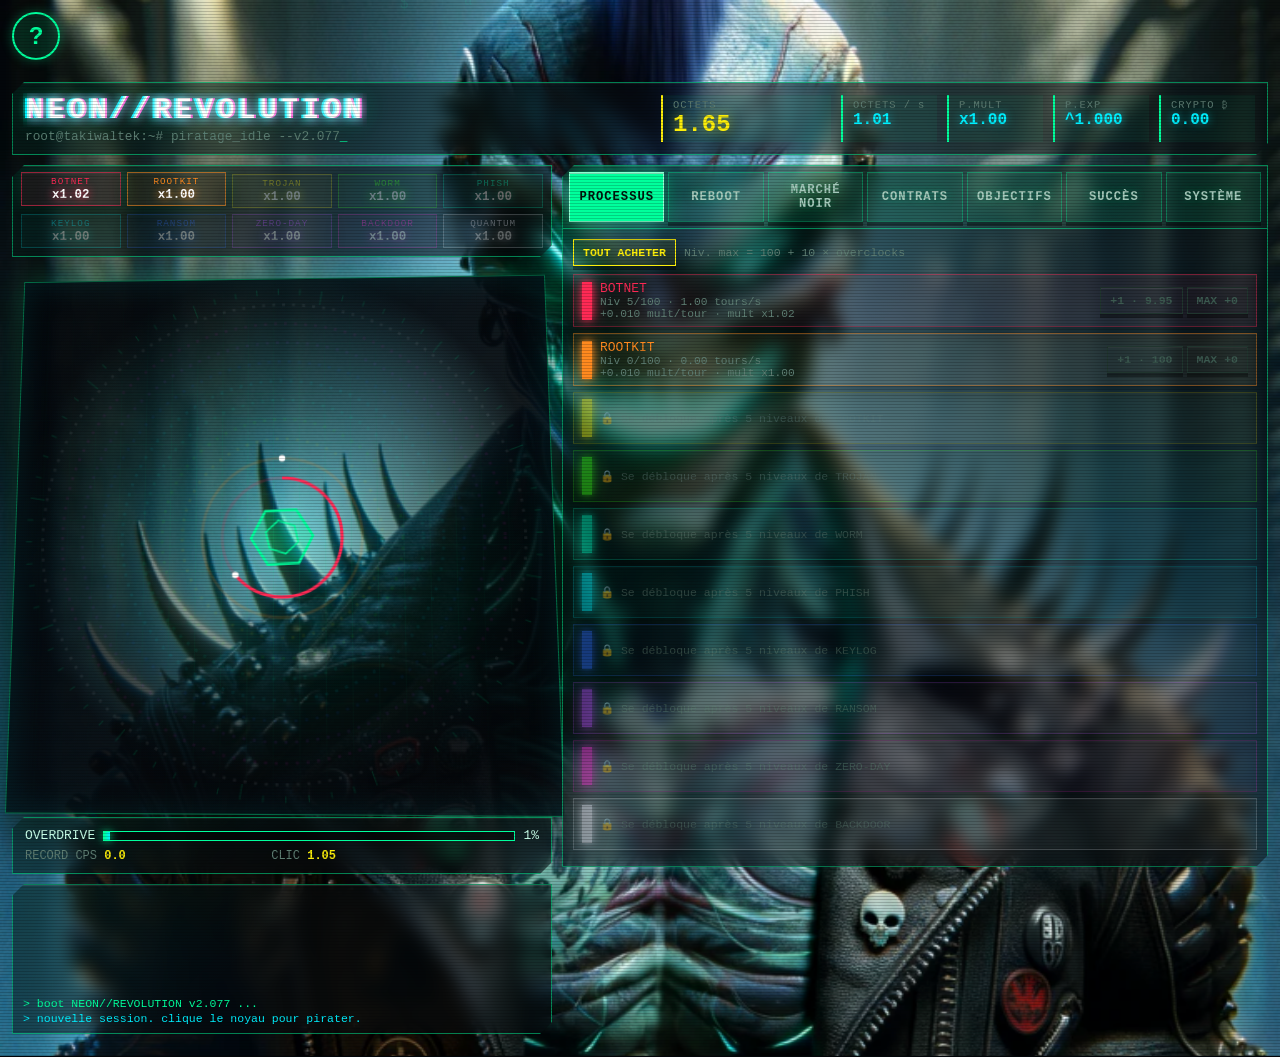
<file: 1/index.html>
﻿<!DOCTYPE html>
<html lang="fr">
<head>
    <meta charset="UTF-8">
    <meta name="viewport" content="width=device-width, initial-scale=1">
    <title>NEON//REVOLUTION - Piratage Idle</title>
    <link rel="stylesheet" href="css/style.css">
</head>
<body id="gameBody">
    <canvas id="rain"></canvas>
    <div id="scan"></div>
    <div id="breakOverlay"></div>
    <div id="crackLayer"></div>
    <div id="toasts"></div>

    <div id="tutorialPanel" class="panel tutorial-panel" hidden>
        <div class="tutorial-header">
            <div class="tutorial-kicker">NEON//REVOLUTION · GUIDE DE DÉMARRAGE</div>
            <button id="closeTutorialPanel" class="close-btn" type="button">✕</button>
        </div>
        <div class="tutorial-progress" id="tutorialPanelProgress"></div>
        <h2 id="tutorialPanelTitle"></h2>
        <div id="tutorialPanelContent"></div>
        <div class="tutorial-actions">
            <button class="btn" id="tutorialPanelBack" type="button">PRÉCÉDENT</button>
            <button class="btn warn" id="tutorialPanelNext" type="button">SUIVANT</button>
        </div>
    </div>

    <div id="app">
        <button id="helpBtn" class="help-btn" title="Afficher le guide de démarrage">?</button>
        <header id="topbar" class="panel">
            <div class="brand">
                <h1 class="glitch" data-text="NEON//REVOLUTION">NEON//REVOLUTION</h1>
                <div class="sub">root@takiwaltek:~# piratage_idle --v2.077<span class="cursor">_</span></div>
            </div>
            <div class="res">
                <div class="r big"><label>OCTETS</label><b id="score">0</b></div>
                <div class="r"><label>OCTETS / s</label><b id="sps">0</b></div>
                <div class="r"><label>P.MULT</label><b id="pm">x1</b></div>
                <div class="r"><label>P.EXP</label><b id="pe">^1.00</b></div>
                <div class="r"><label>CRYPTO ₿</label><b id="shards">0</b></div>
                <div class="r" id="infinityResource" hidden><label>FRAGMENTS D'INFINI</label><b id="infinityFragments">0</b></div>
            </div>
        </header>

        <div id="challengeBanner"></div>
        <div id="smashAlert"></div>

        <main id="layout">
            <section id="stage">
                <div id="multRow" class="panel"></div>

                <div class="canvas-wrap" id="canvasWrap">
                    <canvas id="gameCanvas" width="520" height="520"></canvas>
                    <div id="cpsHud">0.0 CPS</div>
                    <!-- Bouton de clic rapide dédié -->
                    <button id="mainClickBtn" class="main-click-btn">⚡ PIRATER / CLIQUER ⚡</button>
                </div>

                <div id="statsMini" class="panel">
                    <div class="odline">
                        <span id="odLabel">OVERDRIVE</span>
                        <div class="bar"><i id="odFill"></i></div>
                        <span id="odText">0%</span>
                    </div>
                    <div class="mini">
                        <span>RECORD CPS <b id="peakCps">0.0</b></span>
                        <span>CLIC <b id="clickVal">1</b></span>
                        <span id="chaosTag">CHAOS x2</span>
                    </div>
                </div>

                <div id="terminal" class="panel">
                    <div id="termLog"></div>
                </div>
            </section>

            <section id="panel" class="panel">
                <nav id="tabs">
                    <button class="tab active" data-tab="tabCircles">PROCESSUS</button>
                    <button class="tab" data-tab="tabPrestige">REBOOT</button>
                    <button class="tab" data-tab="tabShop">MARCHÉ NOIR</button>
                    <button class="tab" data-tab="tabContracts">CONTRATS</button>
                    <button class="tab" data-tab="tabMissions">OBJECTIFS</button>
                    <button class="tab" data-tab="tabAch">SUCCÈS</button>
                    <button class="tab" id="infinityTab" data-tab="tabInfinity" hidden>NOUVEL UNIVERS</button>
                    <button class="tab" data-tab="tabOptions">SYSTÈME</button>
                </nav>
                <div id="tabBody">
                    <div id="tabCircles" class="tabc active"></div>
                    <div id="tabPrestige" class="tabc"></div>
                    <div id="tabShop" class="tabc"></div>
                    <div id="tabContracts" class="tabc"></div>
                    <div id="tabMissions" class="tabc"></div>
                    <div id="tabAch" class="tabc"></div>
                    <div id="tabInfinity" class="tabc"></div>
                    <div id="tabOptions" class="tabc"></div>
                </div>
            </section>
        </main>

        <footer id="footer">
        </footer>
    </div>

    <script src="js/data.js"></script>
    <script src="js/engine.js"></script>
    <script src="js/fx.js"></script>
    <script src="js/ui.js"></script>
</body>
</html>
</file>
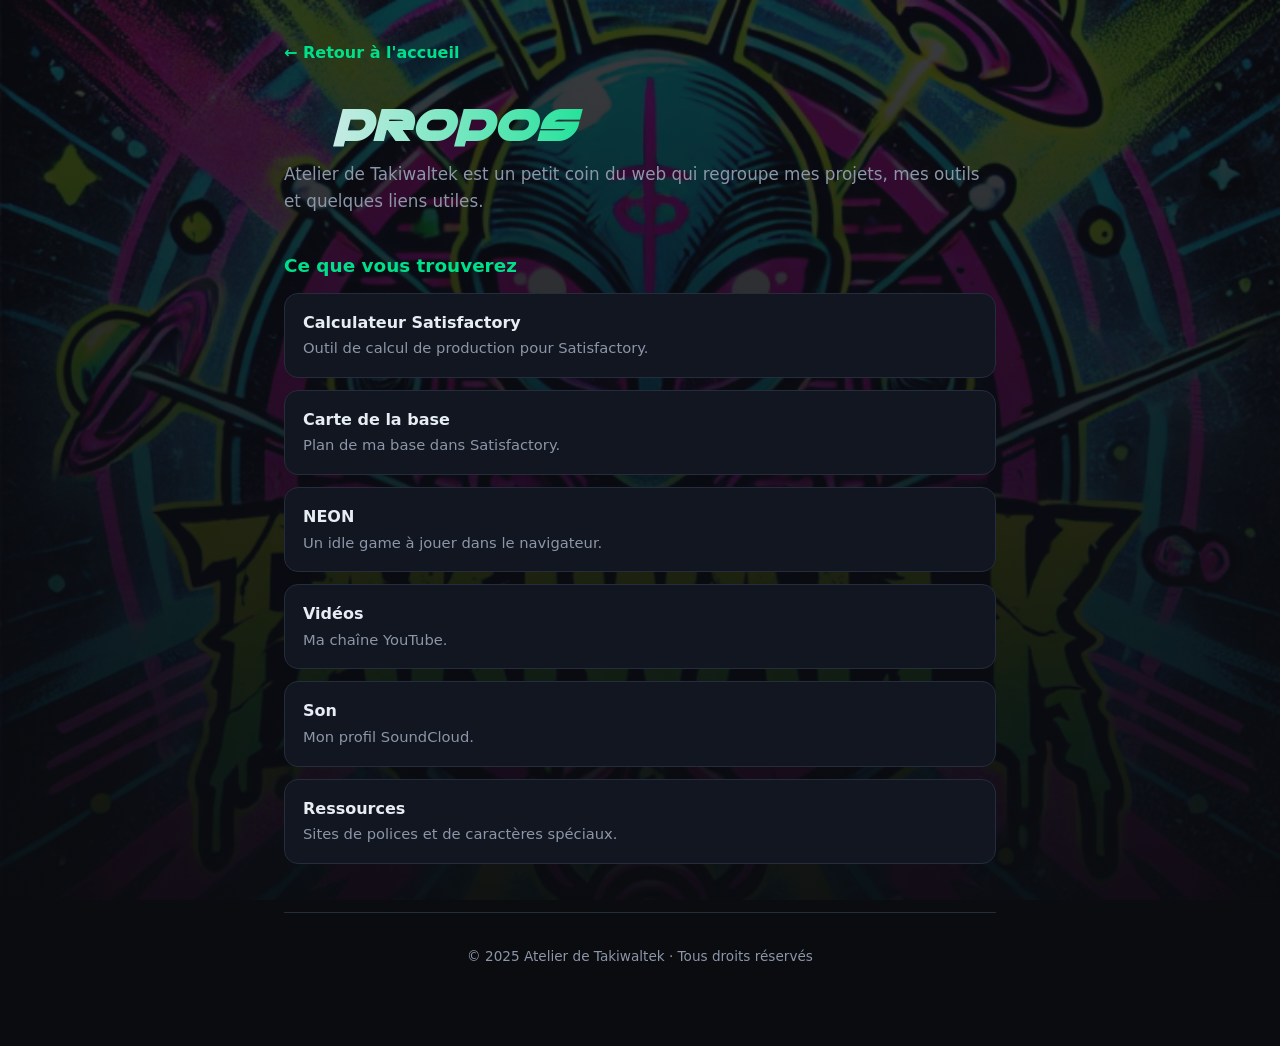
<file: a-propos/index.html>
<!DOCTYPE html>
<html lang="fr">
<head>
    <meta charset="UTF-8">
    <meta name="viewport" content="width=device-width, initial-scale=1">
    <title>À propos · Atelier de Takiwaltek</title>
    <style>
        @font-face {
            font-family: "Astral Delight";
            src: url('../fonts/AstralDelight-Black.ttf') format('truetype');
            font-weight: 900;
            font-display: swap;
        }

        :root {
            --bg: #0a0c10;
            --panel: #121620;
            --line: #252c3b;
            --text: #e6edf3;
            --muted: #8b96a8;
            --accent: #00e08a;
            --accent-2: #38bdf8;
            --font: "Segoe UI Variable", "Segoe UI", system-ui, -apple-system, sans-serif;
        }

        * { box-sizing: border-box; }

        html, body {
            margin: 0;
            min-height: 100%;
            background: var(--bg);
            color: var(--text);
            font-family: var(--font);
            font-size: 16px;
            line-height: 1.6;
        }

        .bg-photo {
            position: fixed;
            inset: 0;
            z-index: 0;
            pointer-events: none;
            background:
                linear-gradient(180deg, rgba(10, 12, 16, 0.6), rgba(10, 12, 16, 0.94)),
                url('../takiwaltek-logo.webp') center / cover no-repeat;
            opacity: 0.5;
        }

        .page {
            position: relative;
            z-index: 1;
            max-width: 760px;
            margin: 0 auto;
            padding: 40px 24px 64px;
        }

        .back {
            display: inline-block;
            margin-bottom: 28px;
            color: var(--accent);
            font-weight: 600;
            text-decoration: none;
        }

        .back:hover { text-decoration: underline; }

        h1 {
            margin: 0 0 8px;
            font-family: "Astral Delight", var(--font);
            font-size: clamp(2.2rem, 6vw, 3.4rem);
            font-weight: 900;
            line-height: 1.1;
            text-transform: uppercase;
            background: linear-gradient(90deg, var(--text), var(--accent), var(--accent-2));
            -webkit-background-clip: text;
            background-clip: text;
            color: transparent;
        }

        .lead {
            margin: 0 0 32px;
            color: var(--muted);
            font-size: 1.05rem;
        }

        h2 {
            margin: 36px 0 12px;
            color: var(--accent);
            font-size: 1.15rem;
        }

        .card {
            display: block;
            margin-bottom: 12px;
            padding: 16px 18px;
            border: 1px solid var(--line);
            border-radius: 14px;
            background: var(--panel);
            color: inherit;
            text-decoration: none;
            transition: border-color 0.15s ease, transform 0.15s ease;
        }

        .card:hover {
            border-color: var(--accent-2);
            transform: translateY(-2px);
        }

        .card strong {
            display: block;
            color: var(--text);
        }

        .card span {
            color: var(--muted);
            font-size: 0.92rem;
        }

        footer {
            margin-top: 48px;
            padding-top: 20px;
            border-top: 1px solid var(--line);
            color: var(--muted);
            font-size: 0.85rem;
            text-align: center;
        }
    </style>
</head>
<body>
    <div class="bg-photo" aria-hidden="true"></div>

    <main class="page">
        <a class="back" href="../index.html">← Retour à l'accueil</a>

        <h1>À propos</h1>
        <p class="lead">Atelier de Takiwaltek est un petit coin du web qui regroupe mes projets, mes outils et quelques liens utiles.</p>

        <h2>Ce que vous trouverez</h2>

        <a class="card" href="../calculateur/index.html">
            <strong>Calculateur Satisfactory</strong>
            <span>Outil de calcul de production pour Satisfactory.</span>
        </a>

        <a class="card" href="../carte/index.html">
            <strong>Carte de la base</strong>
            <span>Plan de ma base dans Satisfactory.</span>
        </a>

        <a class="card" href="../1/index.html">
            <strong>NEON</strong>
            <span>Un idle game à jouer dans le navigateur.</span>
        </a>

        <a class="card" href="https://www.youtube.com/@takiwaltek" target="_blank" rel="noopener">
            <strong>Vidéos</strong>
            <span>Ma chaîne YouTube.</span>
        </a>

        <a class="card" href="https://soundcloud.com/takiwalte" target="_blank" rel="noopener">
            <strong>Son</strong>
            <span>Mon profil SoundCloud.</span>
        </a>

        <a class="card" href="https://www.dafont.com/fr/" target="_blank" rel="noopener">
            <strong>Ressources</strong>
            <span>Sites de polices et de caractères spéciaux.</span>
        </a>

        <footer>
            <p>© 2025 Atelier de Takiwaltek · Tous droits réservés</p>
        </footer>
    </main>
</body>
</html>
</file>
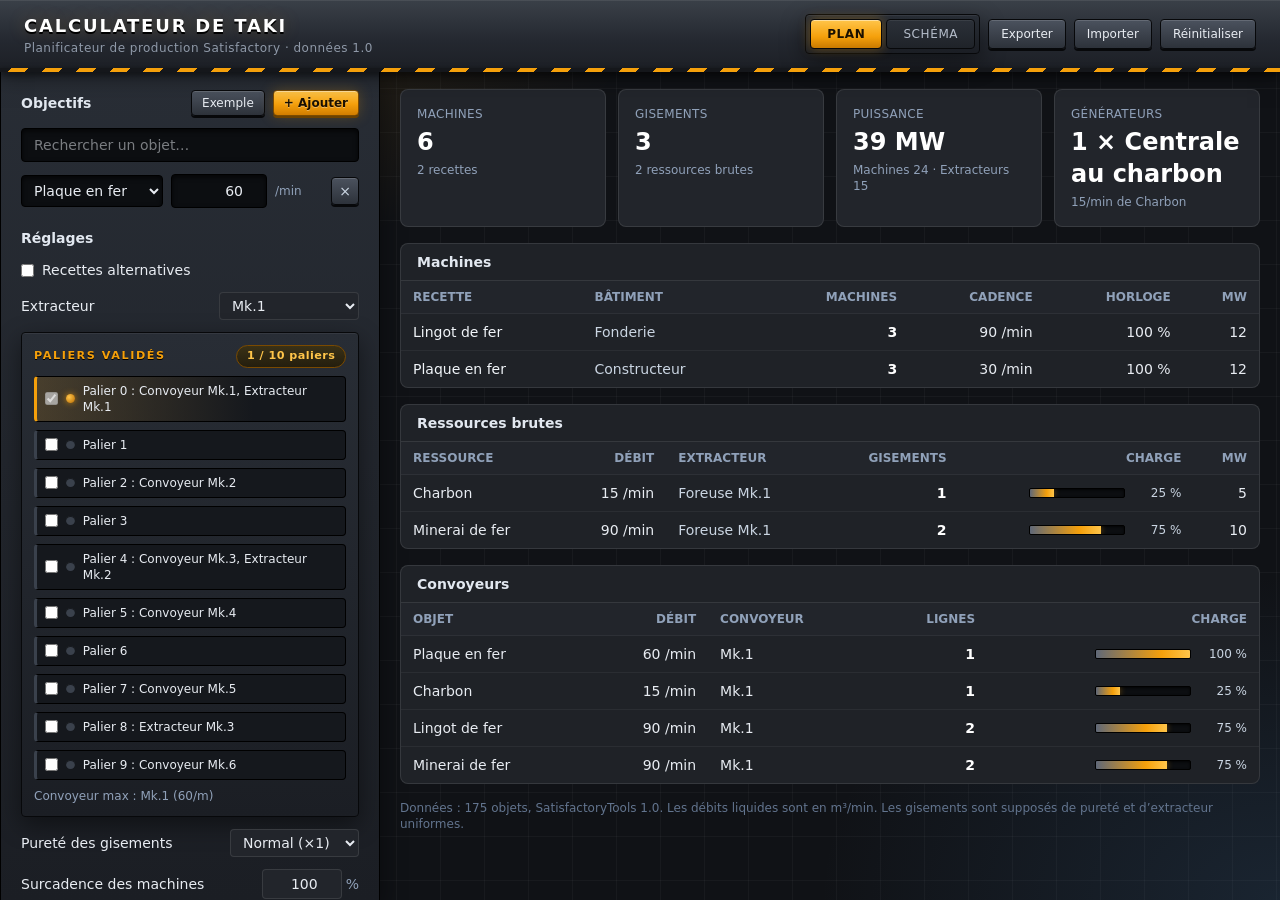
<file: calculateur/index.html>
<!doctype html>
<html lang="fr" class="dark">
  <head>
    <meta charset="UTF-8" />
    <meta name="viewport" content="width=device-width, initial-scale=1.0" />
    <title>Calculateur de Taki</title>
    <meta name="description" content="Calculateur de Taki - Simulateur et calculateur visuel de chaînes de production et réseau électrique Satisfactory avec convoyeurs animés et disjoncteur." />
    <meta property="og:title" content="Calculateur de Taki" />
    <meta property="og:description" content="Calculateur de Taki - Simulateur et calculateur visuel de chaînes de production et réseau électrique Satisfactory avec convoyeurs animés et disjoncteur." />
    <meta property="og:type" content="website" />
    <meta name="twitter:card" content="summary_large_image" />
    <link rel="preconnect" href="https://fonts.googleapis.com">
    <link rel="preconnect" href="https://fonts.gstatic.com" crossorigin>
    <link href="https://fonts.googleapis.com/css2?family=Chakra+Petch:wght@500;600;700&family=Inter:wght@400;500;600;700&family=JetBrains+Mono:wght@400;500;700&display=swap" rel="stylesheet">
    <script type="module" crossorigin src="./assets/index-BMRK8mtV.js"></script>
    <link rel="stylesheet" crossorigin href="./assets/index-CKKvksn5.css">
  </head>
  <body class="bg-[#181a1e] text-slate-100 antialiased selection:bg-[#fa8a00] selection:text-black overflow-hidden">
    <div id="root"></div>
  </body>
</html>
</file>
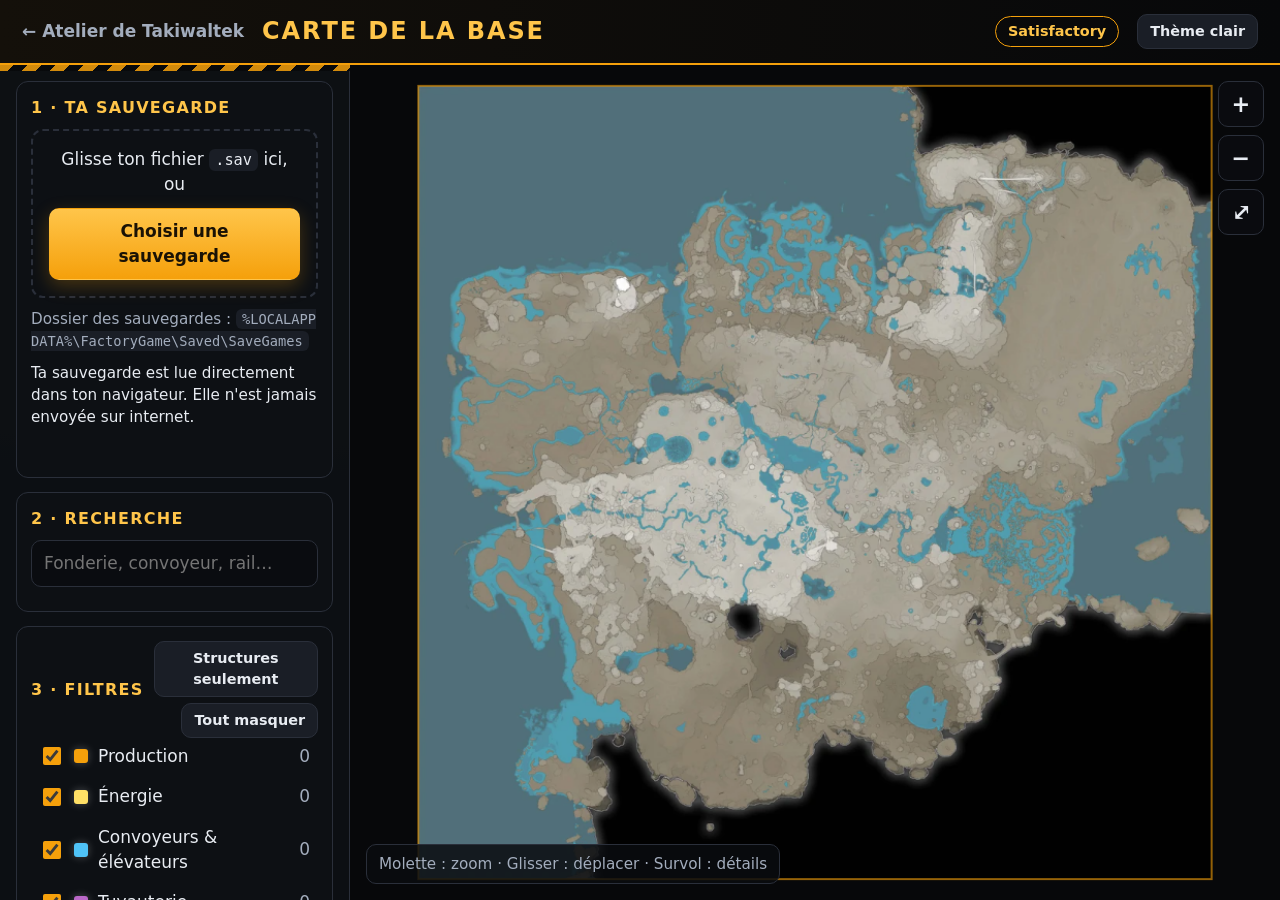
<file: carte/index.html>
<!doctype html>
<html lang="fr">
  <head>
    <meta charset="UTF-8" />
    <meta name="viewport" content="width=device-width, initial-scale=1.0" />
    <meta name="description" content="Carte interactive de ta base Satisfactory, générée depuis ta sauvegarde." />
    <title>Carte de la base · Atelier de Takiwaltek</title>
    <script type="module" crossorigin src="./assets/index-DsFKolFs.js"></script>
    <link rel="stylesheet" crossorigin href="./assets/index-0qLN4_aI.css">
  </head>
  <body>
    <header class="topbar">
      <a class="back" href="../">← Atelier de Takiwaltek</a>
      <h1>Carte de la base</h1>
      <span class="tag">Satisfactory</span>
      <button id="themeToggle" class="btn small" type="button">Thème clair</button>
    </header>

    <div class="layout">
      <aside class="panel">
        <section class="card">
          <h2>1 · Ta sauvegarde</h2>
          <div class="dropzone">
            <p>Glisse ton fichier <code>.sav</code> ici, ou</p>
            <label class="btn primary">
              Choisir une sauvegarde
              <input id="file" class="sr-only" type="file" accept=".sav" />
            </label>
          </div>
          <p class="hint">
            Dossier des sauvegardes : <code>%LOCALAPPDATA%\FactoryGame\Saved\SaveGames</code>
          </p>
          <p class="hint privacy">
            Ta sauvegarde est lue directement dans ton navigateur. Elle n'est jamais envoyée sur internet.
          </p>
          <p id="status" class="status"></p>
        </section>

        <section class="card">
          <h2>2 · Recherche</h2>
          <input id="search" type="search" placeholder="Fonderie, convoyeur, rail…" autocomplete="off" />
          <p class="hint"><span id="searchCount"></span></p>
        </section>

        <section class="card">
          <div class="row">
            <h2>3 · Filtres</h2>
            <div class="row-actions">
              <button id="structuresOnly" class="btn small" type="button">Structures seulement</button>
              <button id="toggleAll" class="btn small" type="button">Tout masquer</button>
            </div>
          </div>
          <div id="filters" class="filters"></div>
        </section>

        <section class="card">
          <h2>Infos</h2>
          <div id="stats"></div>
        </section>
      </aside>

      <main id="mapArea" class="map-area">
        <canvas id="map"></canvas>

        <div class="zoom">
          <button id="zoomIn" class="btn" type="button" aria-label="Zoomer">+</button>
          <button id="zoomOut" class="btn" type="button" aria-label="Dézoomer">−</button>
          <button id="fit" class="btn" type="button" aria-label="Tout afficher">⤢</button>
        </div>

        <p class="map-hint">Molette : zoom · Glisser : déplacer · Survol : détails</p>
        <div id="tooltip" class="tooltip" hidden></div>

        <div id="loader" class="loader" hidden>
          <div class="spinner"></div>
          <p id="loaderText"></p>
        </div>
      </main>
    </div>

  </body>
</html>
</file>
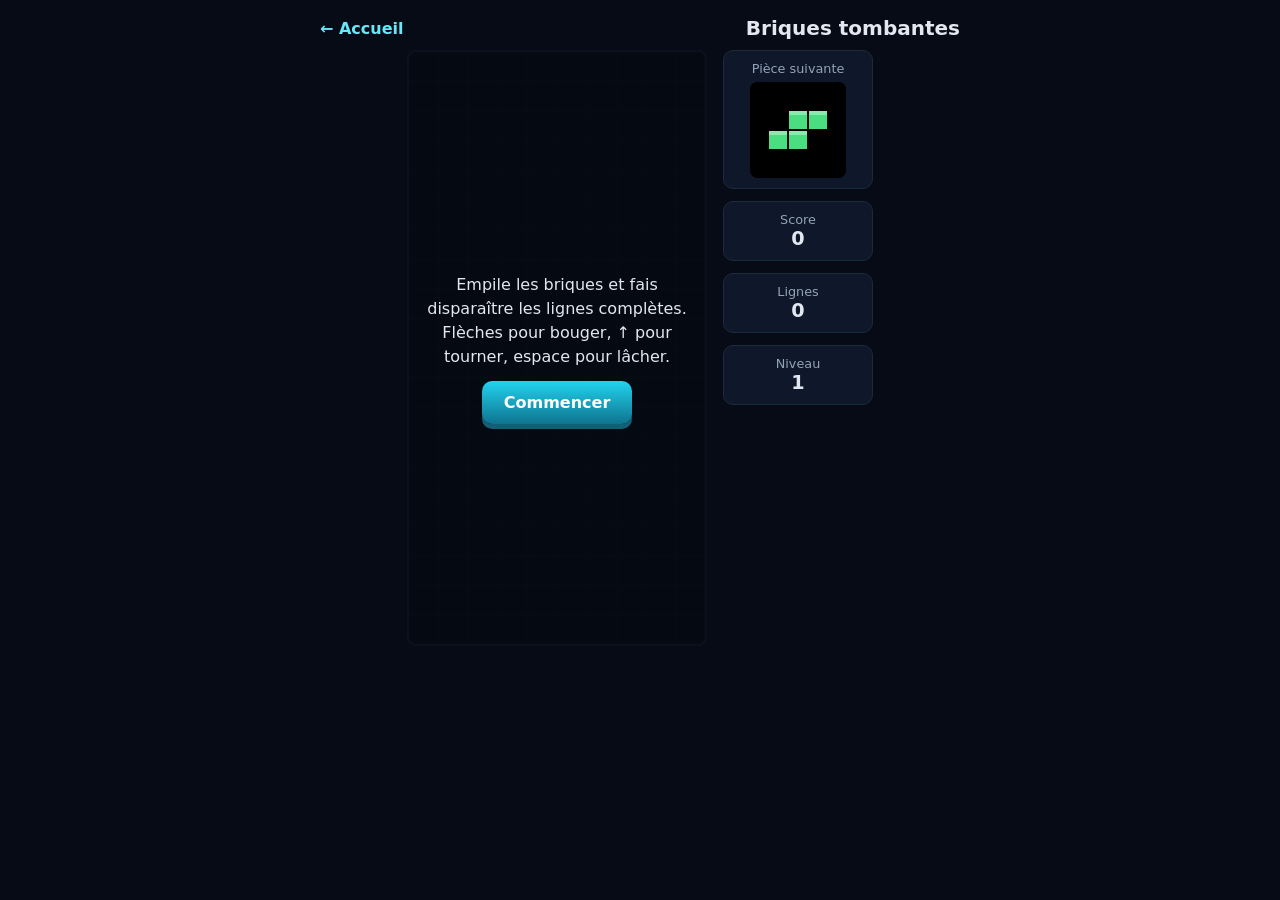
<file: jeux/briques-tombantes/index.html>
<!DOCTYPE html>
<html lang="fr">
<head>
    <meta charset="UTF-8">
    <meta name="viewport" content="width=device-width, initial-scale=1.0">
    <title>Briques tombantes · Atelier de Takiwaltek</title>
    <style>
        * { box-sizing: border-box; }
        body {
            margin: 0;
            min-height: 100vh;
            display: flex;
            flex-direction: column;
            align-items: center;
            background: #070b16;
            color: #e2e8f0;
            font-family: system-ui, -apple-system, "Segoe UI", sans-serif;
        }
        header {
            width: min(94vw, 640px);
            display: flex;
            justify-content: space-between;
            align-items: center;
            gap: 12px;
            padding: 16px 0 10px;
        }
        header a { color: #67e8f9; text-decoration: none; font-weight: 600; }
        h1 { margin: 0; font-size: 1.25rem; }
        .layout {
            display: flex;
            flex-wrap: wrap;
            justify-content: center;
            align-items: flex-start;
            gap: 16px;
        }
        .stage { position: relative; width: min(78vw, 300px); }
        canvas#board {
            display: block;
            width: 100%;
            height: auto;
            background: #000;
            border: 2px solid #1e293b;
            border-radius: 10px;
            touch-action: none;
        }
        .side {
            width: 150px;
            display: flex;
            flex-direction: column;
            gap: 12px;
        }
        .panel {
            background: #0f172a;
            border: 1px solid #1e293b;
            border-radius: 10px;
            padding: 10px;
            text-align: center;
        }
        .panel span { display: block; font-size: 0.8rem; color: #94a3b8; }
        .panel strong { font-size: 1.2rem; }
        canvas#next {
            display: block;
            margin: 6px auto 0;
            width: 96px;
            height: 96px;
            background: #000;
            border-radius: 8px;
        }
        .overlay {
            position: absolute;
            inset: 0;
            display: flex;
            flex-direction: column;
            align-items: center;
            justify-content: center;
            gap: 12px;
            padding: 16px;
            text-align: center;
            background: rgba(7, 11, 22, 0.82);
            border-radius: 10px;
        }
        .overlay[hidden] { display: none; }
        .overlay p { margin: 0; line-height: 1.5; white-space: pre-line; }
        button {
            font: inherit;
            font-weight: 700;
            color: #fff;
            background: linear-gradient(180deg, #22d3ee, #0e7490);
            border: 0;
            border-radius: 10px;
            padding: 12px 22px;
            cursor: pointer;
            box-shadow: 0 5px 0 #155e75;
        }
        button:active { transform: translateY(3px); box-shadow: 0 2px 0 #155e75; }
        .pad {
            display: grid;
            grid-template-columns: repeat(3, 56px);
            gap: 8px;
            justify-content: center;
            margin-top: 14px;
        }
        .pad button {
            padding: 0;
            height: 52px;
            font-size: 1.2rem;
            background: #1e293b;
            box-shadow: 0 5px 0 #0f172a;
            user-select: none;
        }
        @media (hover: hover) and (pointer: fine) {
            .pad { display: none; }
        }
    </style>
</head>
<body>
    <header>
        <a href="../../index.html">← Accueil</a>
        <h1>Briques tombantes</h1>
    </header>

    <div class="layout">
        <div class="stage">
            <canvas id="board" width="240" height="480" aria-label="Plateau de jeu"></canvas>
            <div class="overlay" id="overlay">
                <p id="msg"></p>
                <button id="start" type="button">Commencer</button>
            </div>
        </div>

        <aside class="side">
            <div class="panel">
                <span>Pièce suivante</span>
                <canvas id="next" width="96" height="96"></canvas>
            </div>
            <div class="panel"><span>Score</span><strong id="score">0</strong></div>
            <div class="panel"><span>Lignes</span><strong id="lines">0</strong></div>
            <div class="panel"><span>Niveau</span><strong id="level">1</strong></div>
        </aside>
    </div>

    <div class="pad" aria-hidden="true">
        <span></span>
        <button type="button" data-act="rot">⟳</button>
        <span></span>
        <button type="button" data-act="left">◀</button>
        <button type="button" data-act="down">▼</button>
        <button type="button" data-act="right">▶</button>
        <span></span>
        <button type="button" data-act="drop" style="grid-column: 2;">⤓</button>
        <span></span>
    </div>

    <script>
    (() => {
        const COLS = 10;
        const ROWS = 20;
        const S = 24;
        const SHAPES = [
            { color: "#22d3ee", m: [[1, 1, 1, 1]] },
            { color: "#facc15", m: [[1, 1], [1, 1]] },
            { color: "#c084fc", m: [[0, 1, 0], [1, 1, 1]] },
            { color: "#fb923c", m: [[1, 0], [1, 0], [1, 1]] },
            { color: "#60a5fa", m: [[0, 1], [0, 1], [1, 1]] },
            { color: "#4ade80", m: [[0, 1, 1], [1, 1, 0]] },
            { color: "#f87171", m: [[1, 1, 0], [0, 1, 1]] }
        ];
        const POINTS = [0, 100, 300, 500, 800];

        const board = document.getElementById("board");
        const ctx = board.getContext("2d");
        const nextCanvas = document.getElementById("next");
        const nctx = nextCanvas.getContext("2d");
        const overlay = document.getElementById("overlay");
        const msgEl = document.getElementById("msg");
        const startBtn = document.getElementById("start");
        const scoreEl = document.getElementById("score");
        const linesEl = document.getElementById("lines");
        const levelEl = document.getElementById("level");

        let grid, cur, nxt, score, lines, level, state, lastDrop;

        const rotate = m => m[0].map((_, c) => m.map(row => row[c]).reverse());

        function makePiece() {
            const s = SHAPES[Math.floor(Math.random() * SHAPES.length)];
            return { m: s.m.map(r => r.slice()), color: s.color, x: 0, y: 0 };
        }

        function collides(m, x, y) {
            for (let r = 0; r < m.length; r++) {
                for (let c = 0; c < m[r].length; c++) {
                    if (!m[r][c]) continue;
                    const nx = x + c;
                    const ny = y + r;
                    if (nx < 0 || nx >= COLS || ny >= ROWS) return true;
                    if (ny >= 0 && grid[ny][nx]) return true;
                }
            }
            return false;
        }

        function dropDistance() {
            let y = cur.y;
            while (!collides(cur.m, cur.x, y + 1)) y++;
            return y;
        }

        function spawn() {
            cur = nxt || makePiece();
            nxt = makePiece();
            cur.x = Math.floor((COLS - cur.m[0].length) / 2);
            cur.y = 0;
            if (collides(cur.m, cur.x, cur.y)) {
                state = "over";
                showOverlay("Le tas est plein. Score final : " + score, "Rejouer");
            }
        }

        function lock() {
            cur.m.forEach((row, r) => row.forEach((v, c) => {
                if (v && cur.y + r >= 0) grid[cur.y + r][cur.x + c] = cur.color;
            }));
            let cleared = 0;
            for (let r = ROWS - 1; r >= 0; r--) {
                if (grid[r].every(v => v)) {
                    grid.splice(r, 1);
                    grid.unshift(new Array(COLS).fill(null));
                    cleared++;
                    r++;
                }
            }
            if (cleared) {
                score += POINTS[cleared] * level;
                lines += cleared;
                level = Math.floor(lines / 10) + 1;
            }
            spawn();
            updateHud();
        }

        function stepDown() {
            if (!collides(cur.m, cur.x, cur.y + 1)) {
                cur.y++;
            } else {
                lock();
            }
        }

        function dropMs() {
            return Math.max(90, 800 - (level - 1) * 70);
        }

        function updateHud() {
            scoreEl.textContent = score;
            linesEl.textContent = lines;
            levelEl.textContent = level;
        }

        function showOverlay(text, button) {
            msgEl.textContent = text;
            startBtn.textContent = button;
            overlay.hidden = false;
        }

        function newGame(now) {
            grid = Array.from({ length: ROWS }, () => new Array(COLS).fill(null));
            nxt = null;
            score = 0;
            lines = 0;
            level = 1;
            state = "playing";
            spawn();
            lastDrop = now;
            overlay.hidden = true;
            updateHud();
        }

        function act(name) {
            if (state !== "playing") return;
            if (name === "left" && !collides(cur.m, cur.x - 1, cur.y)) cur.x--;
            if (name === "right" && !collides(cur.m, cur.x + 1, cur.y)) cur.x++;
            if (name === "down") {
                if (!collides(cur.m, cur.x, cur.y + 1)) {
                    cur.y++;
                    score += 1;
                    updateHud();
                }
            }
            if (name === "drop") {
                const landing = dropDistance();
                score += (landing - cur.y) * 2;
                cur.y = landing;
                lock();
            }
            if (name === "rot") {
                const m = rotate(cur.m);
                for (const kick of [0, -1, 1, -2, 2]) {
                    if (!collides(m, cur.x + kick, cur.y)) {
                        cur.m = m;
                        cur.x += kick;
                        break;
                    }
                }
            }
        }

        function drawCell(c, x, y, size, color, alpha = 1) {
            c.globalAlpha = alpha;
            c.fillStyle = color;
            c.fillRect(x + 1, y + 1, size - 2, size - 2);
            c.fillStyle = "rgba(255,255,255,0.35)";
            c.fillRect(x + 1, y + 1, size - 2, 4);
            c.globalAlpha = 1;
        }

        function draw() {
            ctx.fillStyle = "#000";
            ctx.fillRect(0, 0, board.width, board.height);
            ctx.strokeStyle = "rgba(148,163,184,0.08)";
            for (let x = 0; x <= COLS; x++) {
                ctx.beginPath();
                ctx.moveTo(x * S, 0);
                ctx.lineTo(x * S, ROWS * S);
                ctx.stroke();
            }
            for (let y = 0; y <= ROWS; y++) {
                ctx.beginPath();
                ctx.moveTo(0, y * S);
                ctx.lineTo(COLS * S, y * S);
                ctx.stroke();
            }
            for (let r = 0; r < ROWS; r++) {
                for (let c = 0; c < COLS; c++) {
                    if (grid[r][c]) drawCell(ctx, c * S, r * S, S, grid[r][c]);
                }
            }
            if (state === "playing" || state === "over") {
                if (cur && state === "playing") {
                    const landing = dropDistance();
                    cur.m.forEach((row, r) => row.forEach((v, c) => {
                        if (v && landing + r >= 0) {
                            drawCell(ctx, (cur.x + c) * S, (landing + r) * S, S, cur.color, 0.25);
                        }
                    }));
                    cur.m.forEach((row, r) => row.forEach((v, c) => {
                        if (v && cur.y + r >= 0) drawCell(ctx, (cur.x + c) * S, (cur.y + r) * S, S, cur.color);
                    }));
                }
            }

            nctx.fillStyle = "#000";
            nctx.fillRect(0, 0, nextCanvas.width, nextCanvas.height);
            if (nxt) {
                const cell = 20;
                const w = nxt.m[0].length * cell;
                const h = nxt.m.length * cell;
                const ox = (nextCanvas.width - w) / 2;
                const oy = (nextCanvas.height - h) / 2;
                nxt.m.forEach((row, r) => row.forEach((v, c) => {
                    if (v) drawCell(nctx, ox + c * cell, oy + r * cell, cell, nxt.color);
                }));
            }
        }

        function frame(now) {
            if (state === "playing" && now - lastDrop >= dropMs()) {
                lastDrop = now;
                stepDown();
            }
            draw();
            requestAnimationFrame(frame);
        }

        const KEY_ACTS = {
            ArrowLeft: "left",
            ArrowRight: "right",
            ArrowDown: "down",
            ArrowUp: "rot",
            " ": "drop",
            w: "rot",
            a: "left",
            d: "right",
            s: "down"
        };

        window.addEventListener("keydown", e => {
            const name = KEY_ACTS[e.key];
            if (!name) return;
            e.preventDefault();
            if (!e.repeat || name === "left" || name === "right" || name === "down") act(name);
        });

        document.querySelectorAll(".pad button").forEach(b => {
            let timer = null;
            const name = b.dataset.act;
            const stop = () => {
                clearTimeout(timer);
                clearInterval(timer);
                timer = null;
            };
            b.addEventListener("pointerdown", e => {
                e.preventDefault();
                act(name);
                if (name === "left" || name === "right" || name === "down") {
                    timer = setTimeout(() => {
                        timer = setInterval(() => act(name), 110);
                    }, 220);
                }
            });
            b.addEventListener("pointerup", stop);
            b.addEventListener("pointerleave", stop);
            b.addEventListener("pointercancel", stop);
        });

        startBtn.addEventListener("click", () => newGame(performance.now()));

        grid = Array.from({ length: ROWS }, () => new Array(COLS).fill(null));
        cur = makePiece();
        nxt = makePiece();
        score = 0;
        lines = 0;
        level = 1;
        state = "idle";
        updateHud();
        showOverlay("Empile les briques et fais disparaître les lignes complètes.\nFlèches pour bouger, ↑ pour tourner, espace pour lâcher.", "Commencer");
        requestAnimationFrame(frame);
    })();
    </script>
</body>
</html>
</file>
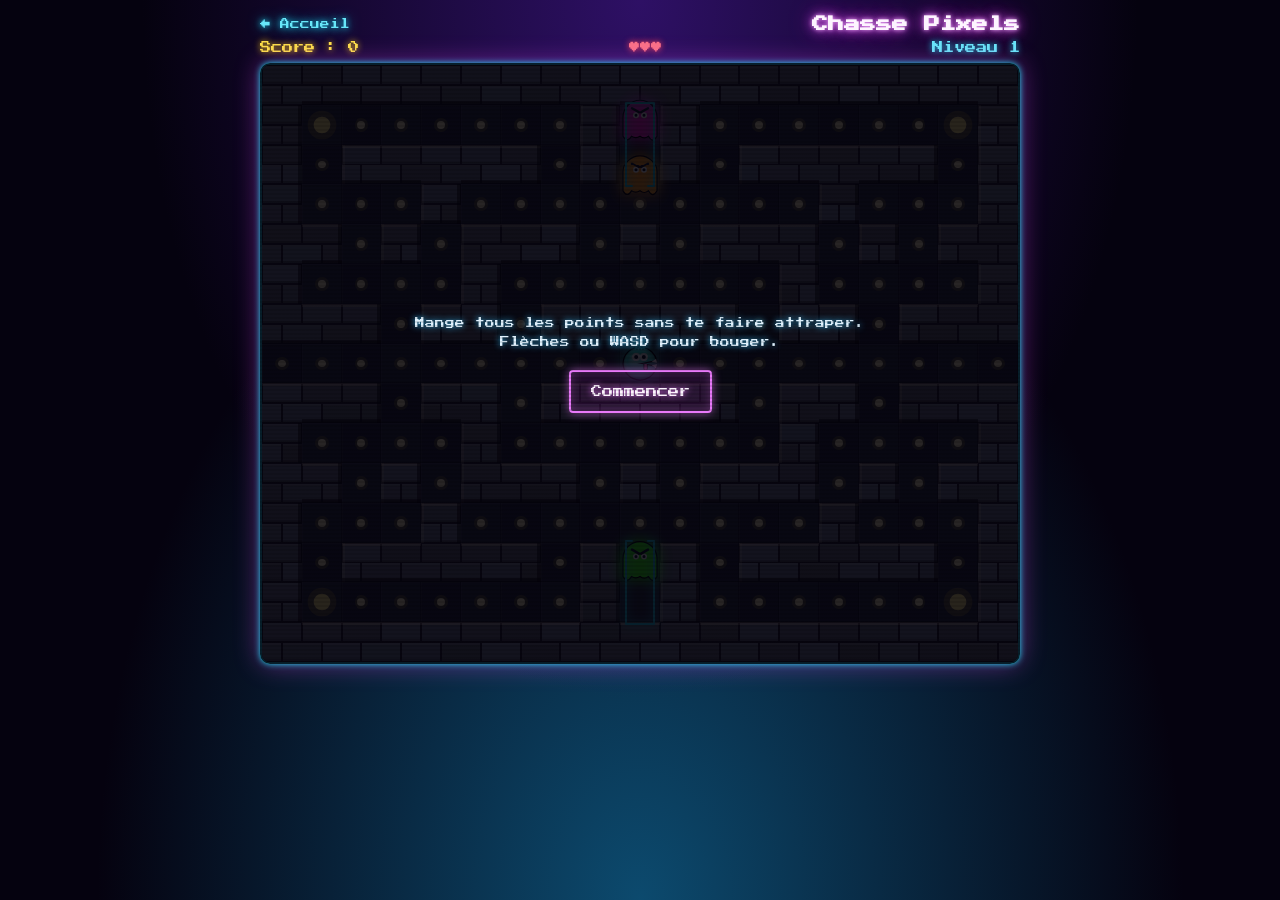
<file: jeux/chasse-pixels/index.html>
<!DOCTYPE html>
<html lang="fr">
<head>
    <meta charset="UTF-8">
    <meta name="viewport" content="width=device-width, initial-scale=1.0">
    <title>Chasse Pixels · Atelier de Takiwaltek</title>
    <link rel="preconnect" href="https://fonts.googleapis.com">
    <link rel="preconnect" href="https://fonts.gstatic.com" crossorigin>
    <link href="https://fonts.googleapis.com/css2?family=Press+Start+2P&display=swap" rel="stylesheet">
    <style>
        * { box-sizing: border-box; }
        body {
            margin: 0;
            min-height: 100vh;
            display: flex;
            flex-direction: column;
            align-items: center;
            background:
                radial-gradient(ellipse at 50% 0%, #2e1065 0%, transparent 55%),
                radial-gradient(ellipse at 50% 100%, #0c4a6e 0%, transparent 60%),
                #05020f;
            color: #e2e8f0;
            font-family: "Press Start 2P", system-ui, -apple-system, "Segoe UI", sans-serif;
        }
        header {
            width: min(94vw, 760px);
            display: flex;
            justify-content: space-between;
            align-items: center;
            gap: 12px;
            padding: 16px 0 10px;
        }
        header a {
            color: #67e8f9;
            text-decoration: none;
            font-size: 0.6rem;
            text-shadow: 0 0 6px #22d3ee, 0 0 14px #0891b2;
        }
        h1 {
            margin: 0;
            font-size: 1rem;
            color: #fdf4ff;
            text-shadow: 0 0 4px #f0abfc, 0 0 12px #d946ef, 0 0 22px #a21caf;
        }
        .hud {
            width: min(94vw, 760px);
            display: flex;
            justify-content: space-between;
            font-size: 0.7rem;
            margin-bottom: 10px;
        }
        #score { color: #fde047; text-shadow: 0 0 6px #facc15; }
        #lives { color: #fb7185; text-shadow: 0 0 6px #f43f5e; }
        #level { color: #67e8f9; text-shadow: 0 0 6px #22d3ee; }
        .stage { position: relative; width: min(94vw, 760px); }
        .stage::after {
            content: "";
            position: absolute;
            inset: 0;
            border-radius: 10px;
            pointer-events: none;
            background: repeating-linear-gradient(
                to bottom,
                rgba(0, 0, 0, 0) 0,
                rgba(0, 0, 0, 0) 2px,
                rgba(0, 0, 0, 0.22) 3px,
                rgba(0, 0, 0, 0) 4px
            );
        }
        canvas {
            display: block;
            width: 100%;
            height: auto;
            background: #03010a;
            border: 2px solid #22d3ee;
            border-radius: 10px;
            box-shadow: 0 0 6px #22d3ee, 0 0 26px rgba(217, 70, 239, 0.45), inset 0 0 30px rgba(34, 211, 238, 0.12);
            image-rendering: pixelated;
            touch-action: none;
        }
        .overlay {
            position: absolute;
            inset: 0;
            display: flex;
            flex-direction: column;
            align-items: center;
            justify-content: center;
            gap: 18px;
            padding: 16px;
            text-align: center;
            background: rgba(3, 1, 10, 0.85);
            border-radius: 10px;
        }
        .overlay[hidden] { display: none; }
        .overlay p {
            margin: 0;
            font-size: 0.6rem;
            line-height: 2;
            color: #e0f2fe;
            text-shadow: 0 0 6px #38bdf8;
        }
        button {
            font: inherit;
            font-size: 0.7rem;
            color: #fdf4ff;
            background: rgba(217, 70, 239, 0.12);
            border: 2px solid #e879f9;
            border-radius: 4px;
            padding: 14px 20px;
            cursor: pointer;
            text-shadow: 0 0 6px #e879f9;
            box-shadow: 0 0 10px rgba(232, 121, 249, 0.6), inset 0 0 10px rgba(232, 121, 249, 0.25);
        }
        button:hover { background: rgba(217, 70, 239, 0.3); }
        button:active { transform: translateY(2px); }
        .pad {
            margin-top: 14px;
            display: grid;
            grid-template-columns: repeat(3, 64px);
            grid-template-rows: repeat(2, 56px);
            gap: 8px;
        }
        .pad button {
            padding: 0;
            font-size: 1.2rem;
            background: rgba(34, 211, 238, 0.1);
            border-color: #22d3ee;
            box-shadow: 0 0 10px rgba(34, 211, 238, 0.5), inset 0 0 8px rgba(34, 211, 238, 0.25);
            user-select: none;
        }
        .pad .up { grid-column: 2; grid-row: 1; }
        .pad .left { grid-column: 1; grid-row: 2; }
        .pad .down { grid-column: 2; grid-row: 2; }
        .pad .right { grid-column: 3; grid-row: 2; }
        @media (hover: hover) and (pointer: fine) {
            .pad { display: none; }
        }
    </style>
</head>
<body>
    <header>
        <a href="../../index.html">← Accueil</a>
        <h1>Chasse Pixels</h1>
    </header>

    <div class="hud">
        <span id="score">Score : 0</span>
        <span id="lives">♥♥♥</span>
        <span id="level">Niveau 1</span>
    </div>

    <div class="stage">
        <canvas id="game" width="760" height="600" aria-label="Jeu Chasse Pixels"></canvas>
        <div class="overlay" id="overlay">
            <p id="msg">Mange tous les points sans te faire attraper.<br>Flèches ou WASD pour bouger.</p>
            <button id="start" type="button">Commencer</button>
        </div>
    </div>

    <div class="pad" aria-hidden="true">
        <button class="up" data-dx="0" data-dy="-1" type="button">▲</button>
        <button class="left" data-dx="-1" data-dy="0" type="button">◀</button>
        <button class="down" data-dx="0" data-dy="1" type="button">▼</button>
        <button class="right" data-dx="1" data-dy="0" type="button">▶</button>
    </div>

    <script>
    (() => {
        const T = 40;
        const TOP = [
            ".......#.#.......",
            ".#####.#.#.#####.",
            "...#.........#...",
            "#.#.###.#.###.#.#",
            "....#.......#....",
            "##.##.#####.##.##"
        ];
        const LEVELS = [
            {
                rows: [
                    "#".repeat(19),
                    ...TOP.map(r => "#" + r + "#"),
                    ".".repeat(19),
                    ...TOP.slice().reverse().map(r => "#" + r + "#"),
                    "#".repeat(19)
                ],
                power: [[1, 1], [17, 1], [1, 13], [17, 13]],
                start: [9, 7],
                look: { wall: "stone", floor: "tiles" },
                music: "chip",
                cages: [
                    { cells: [[9, 1], [9, 2]], door: [9, 3] },
                    { cells: [[9, 12], [9, 13]], door: [9, 11] }
                ],
                ghosts: [
                    { cage: 0, slot: 0, delay: 0 },
                    { cage: 0, slot: 1, delay: 0 },
                    { cage: 1, slot: 0, delay: 20000 }
                ]
            },
            {
                rows: [
                    "#########################",
                    "#.....#...........#.....#",
                    "#.##.#...#.....#...#.##.#",
                    "#...#...#.......#...#...#",
                    "##.##.###.......###.##.##",
                    "#.........#...#.........#",
                    "#.#.#.#.#.......#.#.#.#.#",
                    "#.......................#",
                    "##.##.#.#.## ##.#.#.##.##",
                    "..........#   #..........",
                    "##.##.#.#.#   #.#.#.##.##",
                    "#..........###..........#",
                    "#.#.#.#.#.......#.#.#.#.#",
                    "#.........#...#.........#",
                    "##.##.###.......###.##.##",
                    "#...#...#.......#...#...#",
                    "#.##.#...#.....#...#.##.#",
                    "#.....#...........#.....#",
                    "#########################"
                ],
                power: [[1, 1], [23, 1], [1, 17], [23, 17]],
                start: [12, 15],
                look: { wall: "brick", floor: "concrete" },
                music: "lead2",
                cages: [
                    { cells: [[11, 9], [12, 9], [13, 9], [11, 10], [12, 10], [13, 10]], door: [12, 8] }
                ],
                ghosts: [
                    { cage: 0, slot: 0, delay: 0 },
                    { cage: 0, slot: 1, delay: 0 },
                    { cage: 0, slot: 2, delay: 20000 },
                    { cage: 0, slot: 3, delay: 40000 }
                ]
            },
            {
                rows: [
                    "###############################",
                    "#.....#.....#.....#.....#.....#",
                    "#.##.#.#.#.#.......#.#.#.#.##.#",
                    "#...#...#.............#...#...#",
                    "##.##.###.............###.##.##",
                    "#.........#...#.#...#.........#",
                    "#.#.#.#.#.............#.#.#.#.#",
                    "...............................",
                    "##.##.#.#.#.#.#.#.#.#.#.#.##.##",
                    "....#.#.#.#.#.#.#.#.#.#.#.#....",
                    "..#.#.#.#.#.##   ##.#.#.#.#.#..",
                    "#...#...#....#   #....#...#...#",
                    "..#.#.#.#.#.#.###.#.#.#.#.#.#..",
                    "#.....#.....#.....#.....#.....#",
                    "##.##.#.#.#.#.....#.#.#.#.##.##",
                    "#...#...#.............#...#...#",
                    "#.##.#...#.#.#...#.#.#...#.##.#",
                    "#.....#.................#.....#",
                    "#.#.#.#.#.#.#.....#.#.#.#.#.#.#",
                    "###.#...##...........##...#.###",
                    "###############################"
                ],
                power: [[1, 1], [29, 1], [1, 17], [29, 17]],
                start: [15, 15],
                look: { wall: "stone", floor: "concrete" },
                music: "arp3",
                cages: [
                    { cells: [[14, 10], [15, 10], [16, 10], [14, 11], [15, 11], [16, 11]], door: [15, 9] }
                ],
                ghosts: [
                    { cage: 0, slot: 0, delay: 0 },
                    { cage: 0, slot: 1, delay: 0 },
                    { cage: 0, slot: 2, delay: 15000 },
                    { cage: 0, slot: 3, delay: 30000 },
                    { cage: 0, slot: 4, delay: 45000 }
                ]
            }
        ];
        const EXTRA_VARIANTS = [
            { look: { wall: "brick", floor: "tiles" }, music: "lead2" },
            { look: { wall: "stone", floor: "tiles" }, music: "arp3" },
            { look: { wall: "brick", floor: "concrete" }, music: "chip" },
        ];
        let W, H, ROWS, POWER, PLAYER_START, CAGES, GHOST_HOME, LOOK, LEVEL_MUSIC;
        const GHOST_COLORS = ["#ff2bd6", "#ff9f1c", "#39ff14", "#ef4444", "#3b82f6"];
        const PANIC_DIST = 2.5;
        const DIRS = [[1, 0], [-1, 0], [0, 1], [0, -1]];
        const KEYS = {
            ArrowUp: [0, -1], w: [0, -1], W: [0, -1],
            ArrowDown: [0, 1], s: [0, 1], S: [0, 1],
            ArrowLeft: [-1, 0], a: [-1, 0], A: [-1, 0],
            ArrowRight: [1, 0], d: [1, 0], D: [1, 0]
        };

        const canvas = document.getElementById("game");
        const ctx = canvas.getContext("2d");
        const scoreEl = document.getElementById("score");
        const livesEl = document.getElementById("lives");
        const levelEl = document.getElementById("level");
        const overlay = document.getElementById("overlay");
        const msgEl = document.getElementById("msg");
        const startBtn = document.getElementById("start");

        let grid, smallDotsLeft, px, py, pdx, pdy, wdx, wdy, ghosts, backdrop;
        let powerRespawns = [];
        let score = 0, lives = 3, level = 1;
        let powerUntil = 0, freezeUntil = 0;
        let lastFrame = 0, chompAt = -1e9;
        let state = "idle";

        let audioCtx = null;
        let muted = false;
        let chompToggle = false;

        function unlockAudio() {
            const AC = window.AudioContext || window.webkitAudioContext;
            if (!AC) return;
            if (!audioCtx) audioCtx = new AC();
            if (audioCtx.state === "suspended") audioCtx.resume();
        }

        function playTone(freq, dur, type, vol, slideTo, delay) {
            if (muted || !audioCtx) return;
            const t0 = audioCtx.currentTime + (delay || 0);
            const osc = audioCtx.createOscillator();
            const gain = audioCtx.createGain();
            osc.type = type;
            osc.frequency.setValueAtTime(freq, t0);
            if (slideTo) osc.frequency.exponentialRampToValueAtTime(slideTo, t0 + dur);
            gain.gain.setValueAtTime(vol, t0);
            gain.gain.exponentialRampToValueAtTime(0.0001, t0 + dur);
            osc.connect(gain).connect(audioCtx.destination);
            osc.start(t0);
            osc.stop(t0 + dur);
        }

        const sfx = {
            chomp() {
                chompToggle = !chompToggle;
                playTone(chompToggle ? 260 : 200, 0.09, "triangle", 0.12);
            },
            power() { playTone(180, 0.35, "sawtooth", 0.07, 720); },
            eatGhost() { playTone(400, 0.25, "square", 0.08, 1600); },
            death() { playTone(600, 0.9, "square", 0.09, 80); },
            levelUp() { [523, 659, 784, 1046].forEach((f, i) => playTone(f, 0.15, "square", 0.07, null, i * 0.12)); },
            gameOver() { [392, 330, 262, 196].forEach((f, i) => playTone(f, 0.3, "triangle", 0.1, null, i * 0.25)); },
        };

        const CHIP_BARS = [
            [[440, 2], [523, 2], [659, 4]],
            [[587, 2], [523, 2], [440, 2], [349, 2]],
            [[392, 2], [523, 2], [659, 2], [784, 2]],
            [[587, 4], [494, 2], [392, 2]],
            [[659, 2], [880, 2], [784, 2], [659, 2]],
            [[698, 4], [659, 2], [523, 2]],
            [[587, 2], [659, 2], [784, 2], [659, 2]],
            [[587, 2], [523, 2], [494, 4]],
        ];
        const CHIP_BASS = [110, 87.3, 130.8, 98, 110, 87.3, 98, 82.4];
        const chipEvents = [];
        CHIP_BARS.forEach((bar, b) => {
            let s = b * 8;
            for (const [f, n] of bar) {
                chipEvents[s] = { f, n };
                s += n;
            }
        });

        const CHIP_STEP = 0.13;
        const LEAD2_STEP = 0.14;
        const LEAD2_MELODY = [
            659, 0, 880, 783, 659, 587, 523, 0,
            587, 0, 698, 659, 587, 523, 493, 0,
            523, 0, 659, 587, 523, 440, 392, 0,
            440, 523, 587, 659, 587, 523, 493, 440,
        ];
        const LEAD2_BASS = [110, 87.31, 130.81, 98];
        const ARP3_STEP = 0.105;
        const ARP3_CHORDS = [
            [164.81, 196.0, 246.94],
            [130.81, 164.81, 196.0],
            [196.0, 246.94, 293.66],
            [146.83, 185.0, 220.0],
        ];
        const ARP3_BASS = [82.41, 65.41, 98.0, 73.42];
        const TRACKS = {
            chip: {
                step: CHIP_STEP,
                length: 64,
                play(i, t) {
                    const ev = chipEvents[i];
                    if (ev) {
                        const dur = ev.n * CHIP_STEP * 0.9;
                        playTone(ev.f, dur, "sawtooth", 0.02, null, t);
                        playTone(ev.f * 0.8, dur, "square", 0.012, null, t);
                    }
                    const root = CHIP_BASS[i >> 3];
                    if (i % 2 === 0) playTone(root, 0.09, "sawtooth", 0.045, null, t);
                    else playTone(root * 2, 0.07, "square", 0.02, null, t);
                    if (i % 4 === 2) playTone(180, 0.06, "square", 0.04, 60, t);
                },
            },
            techno: {
                step: 0.117,
                length: 16,
                play(i, t) {
                    if (i % 4 === 0) playTone(120, 0.14, "sine", 0.2, 40, t);
                    if (i % 4 === 2) playTone(8000, 0.03, "triangle", 0.02, null, t);
                    const bass = [55, 0, 55, 0, 55, 0, 73, 0, 55, 0, 55, 0, 49, 0, 65, 0];
                    if (bass[i]) playTone(bass[i], 0.1, "sawtooth", 0.035, null, t);
                    const stab = [880, 0, 0, 0, 0, 0, 1047, 0, 0, 0, 0, 0, 880, 0, 0, 0];
                    if (stab[i]) playTone(stab[i], 0.08, "square", 0.02, null, t);
                },
            },
            lead2: {
                step: LEAD2_STEP,
                length: 32,
                play(i, t) {
                    const note = LEAD2_MELODY[i];
                    if (note) {
                        playTone(note, LEAD2_STEP * 0.85, "triangle", 0.05, null, t);
                        playTone(note * 1.2, LEAD2_STEP * 0.85, "square", 0.012, null, t);
                    }
                    const root = LEAD2_BASS[(i >> 3) & 3];
                    if (i % 2 === 0) playTone(root, 0.11, "sawtooth", 0.035, null, t);
                    else playTone(root * 2, 0.06, "sine", 0.03, null, t);
                    if (i % 4 === 2) playTone(220, 0.05, "square", 0.03, 90, t);
                },
            },
            arp3: {
                step: ARP3_STEP,
                length: 64,
                play(i, t) {
                    const chord = ARP3_CHORDS[(i >> 4) & 3];
                    const pattern = [0, 1, 2, 1];
                    const octave = (i >> 2) & 1 ? 2 : 1;
                    playTone(chord[pattern[i & 3]] * octave, ARP3_STEP * 0.8, "square", 0.025, null, t);
                    if (i % 8 === 0) playTone(ARP3_BASS[(i >> 4) & 3], 0.2, "sawtooth", 0.04, null, t);
                    if (i % 2 === 1) playTone(6000, 0.02, "triangle", 0.015, null, t);
                },
            },
        };
        let musicTrack = "chip";
        let musicTimer = null;
        let musicStep = 0;
        let musicNext = 0;

        function setMusicTrack(name) {
            if (musicTrack === name) return;
            musicTrack = name;
            musicStep = 0;
        }

        function scheduleMusic() {
            const track = TRACKS[musicTrack];
            const horizon = audioCtx.currentTime + 0.3;
            while (musicNext < horizon) {
                const delay = Math.max(0, musicNext - audioCtx.currentTime);
                track.play(musicStep % track.length, delay);
                musicNext += track.step;
                musicStep++;
            }
        }

        function startMusic() {
            if (!audioCtx || musicTimer) return;
            musicTrack = "chip";
            musicStep = 0;
            musicNext = audioCtx.currentTime + 0.05;
            scheduleMusic();
            musicTimer = setInterval(scheduleMusic, 100);
        }

        function stopMusic() {
            clearInterval(musicTimer);
            musicTimer = null;
        }

        const wrap = x => (x + W) % W;
        const open = (x, y) => {
            if (y < 0 || y >= H) return false;
            return grid[y][wrap(x)] !== "#";
        };
        const playerSpeed = () => 1000 / Math.max(150, 230 - (level - 1) * 10);
        const isCenter = v => Math.abs(v - Math.round(v)) < 1e-6;
        const distAt = (map, x, y) => (y < 0 || y >= H ? -1 : map[y][wrap(x)]);

        function resetPositions(now) {
            px = PLAYER_START[0];
            py = PLAYER_START[1];
            pdx = 0;
            pdy = 0;
            wdx = 0;
            wdy = 0;
            const previous = ghosts || [];
            ghosts = GHOST_HOME.map(({ cage, slot, delay }, i) => {
                const old = previous[i];
                if (old && old.cage !== null) return old;
                return cagedGhost(cage, slot, now + delay);
            });
            freezeUntil = now + 2000;
        }

        function loadLevel(n) {
            const L = LEVELS[Math.min(n, LEVELS.length) - 1];
            const variant = n > LEVELS.length ? EXTRA_VARIANTS[(n - LEVELS.length - 1) % EXTRA_VARIANTS.length] : L;
            ROWS = L.rows;
            W = ROWS[0].length;
            H = ROWS.length;
            POWER = L.power;
            PLAYER_START = L.start;
            CAGES = L.cages;
            GHOST_HOME = L.ghosts;
            LOOK = variant.look;
            LEVEL_MUSIC = variant.music;
            canvas.width = W * T;
            canvas.height = H * T;
            buildBackdrop();
        }

        function newLevel(now) {
            loadLevel(level);
            grid = ROWS.map(r => r.split(""));
            for (const [x, y] of POWER) grid[y][x] = "o";
            for (const cage of CAGES) for (const [x, y] of cage.cells) grid[y][x] = " ";
            powerRespawns = [];
            ghosts = [];
            smallDotsLeft = 0;
            for (const row of grid) {
                for (const c of row) if (c === ".") smallDotsLeft++;
            }
            resetPositions(now);
        }

        function updateHud() {
            scoreEl.textContent = "Score : " + score;
            livesEl.textContent = "♥".repeat(Math.max(lives, 0));
            levelEl.textContent = "Niveau " + level;
        }

        function showOverlay(html, button) {
            msgEl.innerHTML = html;
            startBtn.textContent = button;
            overlay.hidden = false;
        }

        function newGame(now) {
            unlockAudio();
            startMusic();
            score = 0;
            lives = 3;
            level = 1;
            ghosts = [];
            newLevel(now);
            state = "playing";
            overlay.hidden = true;
            updateHud();
        }

        function loseLife(now) {
            lives--;
            updateHud();
            if (lives <= 0) {
                state = "over";
                stopMusic();
                sfx.gameOver();
                showOverlay("Perdu ! Score final : " + score, "Rejouer");
            } else {
                sfx.death();
                resetPositions(now);
            }
        }

        function distanceMap(sx, sy) {
            const map = Array.from({ length: H }, () => Array(W).fill(-1));
            const queue = [[sx, sy]];
            map[sy][sx] = 0;
            for (let i = 0; i < queue.length; i++) {
                const [x, y] = queue[i];
                for (const [dx, dy] of DIRS) {
                    const nx = wrap(x + dx);
                    const ny = y + dy;
                    if (open(nx, ny) && map[ny][nx] < 0) {
                        map[ny][nx] = map[y][x] + 1;
                        queue.push([nx, ny]);
                    }
                }
            }
            return map;
        }

        function isCageCell(x, y) {
            return CAGES.some(c => c.cells.some(([cx, cy]) => cx === x && cy === y));
        }

        function cagedGhost(cage, slot, waitUntil) {
            const [x, y] = CAGES[cage].cells[slot];
            return { x, y, dx: 0, dy: 0, cage, slot, waitUntil };
        }

        function cageSpot() {
            for (let cage = 0; cage < CAGES.length; cage++) {
                const taken = ghosts.filter(g => g.cage === cage).map(g => g.slot);
                const slot = CAGES[cage].cells.findIndex((_, i) => !taken.includes(i));
                if (slot >= 0) return { cage, slot };
            }
            return null;
        }

        function releaseGhost(g) {
            const [x, y] = CAGES[g.cage].door;
            Object.assign(g, { x, y, dx: 0, dy: 0, cage: null });
        }

        function canStep(g, dx, dy) {
            const nx = wrap(g.x + dx);
            const ny = g.y + dy;
            return open(nx, ny) && !isCageCell(nx, ny);
        }

        function claimedCells(o) {
            const cx = Math.round(o.x);
            const cy = Math.round(o.y);
            const nx = o.dx > 0 ? Math.floor(o.x) + 1 : o.dx < 0 ? Math.ceil(o.x) - 1 : cx;
            const ny = o.dy > 0 ? Math.floor(o.y) + 1 : o.dy < 0 ? Math.ceil(o.y) - 1 : cy;
            return [[cx, cy], [nx, ny]];
        }

        function freeGhostAt(x, y, except) {
            return ghosts.some(o => o !== except && o.cage === null && claimedCells(o).some(([cx, cy]) => wrap(cx) === wrap(x) && cy === y));
        }

        function chooseGhost(g, scared, map) {
            const opts = DIRS.filter(([dx, dy]) => canStep(g, dx, dy) && !freeGhostAt(g.x + dx, g.y + dy, g));
            const forward = opts.filter(([dx, dy]) => !(dx === -g.dx && dy === -g.dy));
            const pool = forward.length ? forward : opts;
            if (!pool.length) {
                g.dx = 0;
                g.dy = 0;
                return;
            }
            const cost = ([dx, dy]) => {
                const d = distAt(map, g.x + dx, g.y + dy);
                return d < 0 ? 999 : d;
            };
            let best = pool[0];
            for (const o of pool) {
                if (scared ? cost(o) > cost(best) : cost(o) < cost(best)) best = o;
            }
            g.dx = best[0];
            g.dy = best[1];
        }

        function choosePlayer(p) {
            if ((wdx || wdy) && open(p.x + wdx, p.y + wdy)) {
                p.dx = wdx;
                p.dy = wdy;
            } else if (!open(p.x + p.dx, p.y + p.dy)) {
                p.dx = 0;
                p.dy = 0;
            }
        }

        function advance(e, budget, choose, onArrive) {
            while (budget > 1e-9) {
                if (isCenter(e.x) && isCenter(e.y)) {
                    e.x = Math.round(e.x);
                    e.y = Math.round(e.y);
                    choose(e);
                    if (!e.dx && !e.dy) return;
                }
                const horiz = e.dx !== 0;
                const p = horiz ? e.x : e.y;
                const d = horiz ? e.dx : e.dy;
                const target = d > 0
                    ? (isCenter(p) ? p + 1 : Math.ceil(p))
                    : (isCenter(p) ? p - 1 : Math.floor(p));
                const dist = Math.abs(target - p);
                const move = budget >= dist - 1e-6 ? dist : budget;
                budget -= move;
                if (move < dist) {
                    if (horiz) e.x = p + d * move;
                    else e.y = p + d * move;
                    return;
                }
                if (horiz) e.x = wrap(target);
                else e.y = target;
                onArrive(e);
            }
        }

        function eatCell(x, y, now) {
            const c = grid[y][x];
            if (c !== "." && c !== "o") return;
            chompAt = now;
            score += c === "o" ? 50 : 10;
            grid[y][x] = " ";
            if (c === "o") {
                powerUntil = now + 6000;
                powerRespawns.push({ x, y, at: now + 20000 });
                sfx.power();
            } else {
                smallDotsLeft--;
                sfx.chomp();
            }
        }

        function movePlayer(now, dt) {
            const p = { x: px, y: py, dx: pdx, dy: pdy };
            if (!(isCenter(p.x) && isCenter(p.y)) && wdx === -p.dx && wdy === -p.dy) {
                p.dx = wdx;
                p.dy = wdy;
            }
            advance(p, dt * playerSpeed(), choosePlayer, c => eatCell(c.x, c.y, now));
            px = p.x;
            py = p.y;
            pdx = p.dx;
            pdy = p.dy;
        }

        function checkCollisions(now) {
            for (const g of ghosts) {
                if (g.cage !== null) continue;
                const ddx = Math.abs(g.x - px);
                if (Math.hypot(Math.min(ddx, W - ddx), g.y - py) >= 0.6) continue;
                if (now < powerUntil) {
                    score += 200;
                    sfx.eatGhost();
                    const spot = cageSpot();
                    if (spot) Object.assign(g, cagedGhost(spot.cage, spot.slot, now + 20000));
                } else {
                    loseLife(now);
                    return;
                }
            }
        }

        function tick(now, dt) {
            setMusicTrack(now < powerUntil ? "techno" : LEVEL_MUSIC);
            for (let i = powerRespawns.length - 1; i >= 0; i--) {
                const r = powerRespawns[i];
                if (now < r.at) continue;
                powerRespawns.splice(i, 1);
                grid[r.y][r.x] = "o";
            }
            movePlayer(now, dt);
            if (now >= freezeUntil) {
                const scared = now < powerUntil;
                const map = distanceMap(wrap(Math.round(px)), Math.round(py));
                ghosts.forEach(g => {
                    if (g.cage !== null && now >= g.waitUntil) {
                        const [dx, dy] = CAGES[g.cage].door;
                        if (!freeGhostAt(dx, dy, g)) releaseGhost(g);
                    }
                    if (g.cage !== null) return;
                    advance(g, dt * playerSpeed() * (scared ? 0.5 : 0.85), e => chooseGhost(e, scared, map), () => {});
                });
            }
            checkCollisions(now);
            if (smallDotsLeft <= 0) {
                level++;
                newLevel(now);
                sfx.levelUp();
            }
            updateHud();
        }

        function update(now, dt) {
            const chunks = Math.max(1, Math.ceil(dt * 60));
            for (let i = 0; i < chunks && state === "playing"; i++) {
                tick(now, dt / chunks);
            }
        }

        function threatOf(now) {
            let best = null;
            for (const g of ghosts) {
                if (g.cage !== null) continue;
                let dx = g.x - px;
                if (dx > W / 2) dx -= W;
                else if (dx < -W / 2) dx += W;
                const dy = g.y - py;
                const d = Math.hypot(dx, dy);
                if (d < PANIC_DIST && (!best || d < best.d)) best = { d, dx, dy };
            }
            return best;
        }

        function hash(x, y, s) {
            let h = (Math.imul(x, 374761393) + Math.imul(y, 668265263) + Math.imul(s, 982451653)) | 0;
            h = Math.imul(h ^ (h >>> 13), 1274126177);
            return ((h ^ (h >>> 16)) >>> 0) / 4294967296;
        }

        function isWallCell(x, y) {
            if (y < 0 || y >= H) return true;
            return ROWS[y][(x + W) % W] === "#";
        }

        function drawConcrete(b, x, y) {
            const ox = x * T;
            const oy = y * T;
            const tone = Math.round(hash(x, y, 1) * 12);
            b.fillStyle = `rgb(${38 + tone}, ${40 + tone}, ${48 + tone})`;
            b.fillRect(ox, oy, T, T);
            for (let i = 0; i < 12; i++) {
                b.fillStyle = hash(x, y, 10 + i) > 0.5 ? "rgba(255, 255, 255, 0.06)" : "rgba(0, 0, 0, 0.14)";
                b.fillRect(ox + hash(x, y, 30 + i) * (T - 1), oy + hash(x, y, 50 + i) * (T - 1), 1, 1);
            }
            if (hash(x, y, 70) < 0.4) {
                b.save();
                b.beginPath();
                b.rect(ox, oy, T, T);
                b.clip();
                b.lineWidth = 0.8;
                const traceCrack = dx => {
                    let px = ox + hash(x, y, 71) * T + dx;
                    let py = oy + hash(x, y, 72) * T;
                    let a = hash(x, y, 73) * Math.PI * 2;
                    b.beginPath();
                    b.moveTo(px, py);
                    for (let k = 0; k < 4; k++) {
                        a += (hash(x, y, 80 + k) - 0.5) * 1.4;
                        px += Math.cos(a) * 3;
                        py += Math.sin(a) * 3;
                        b.lineTo(px, py);
                    }
                    b.stroke();
                };
                b.strokeStyle = "rgba(0, 0, 0, 0.6)";
                traceCrack(0);
                b.strokeStyle = "rgba(255, 255, 255, 0.08)";
                traceCrack(1);
                b.restore();
            }
        }

        function drawBlockWall(b, x, y, BW, BH, mortar, tone, cut) {
            const ox = x * T;
            const oy = y * T;
            b.save();
            b.beginPath();
            b.rect(ox, oy, T, T);
            b.clip();
            b.fillStyle = mortar;
            b.fillRect(ox, oy, T, T);
            for (let r = Math.floor(oy / BH); r <= Math.floor((oy + T - 1) / BH); r++) {
                const off = (r & 1) * (BW / 2);
                for (let k = Math.floor((ox - off) / BW); k <= Math.floor((ox + T - 1 - off) / BW); k++) {
                    const bx = k * BW + off + 1;
                    const by = r * BH + 1;
                    b.fillStyle = tone(hash(k, r, 3));
                    b.fillRect(bx, by, BW - 2, BH - 2);
                    if (cut) {
                        b.fillStyle = "rgba(255, 255, 255, 0.12)";
                        b.fillRect(bx, by, BW - 2, 2);
                        b.fillStyle = "rgba(0, 0, 0, 0.25)";
                        b.fillRect(bx, by + BH - 4, BW - 2, 2);
                    }
                }
            }
            if (!isWallCell(x, y - 1)) {
                b.fillStyle = "rgba(255, 230, 200, 0.3)";
                b.fillRect(ox, oy, T, 3);
            }
            if (!isWallCell(x - 1, y)) {
                b.fillStyle = "rgba(255, 230, 200, 0.2)";
                b.fillRect(ox, oy, 3, T);
            }
            if (!isWallCell(x, y + 1)) {
                b.fillStyle = "rgba(0, 0, 0, 0.5)";
                b.fillRect(ox, oy + T - 4, T, 4);
            }
            if (!isWallCell(x + 1, y)) {
                b.fillStyle = "rgba(0, 0, 0, 0.5)";
                b.fillRect(ox + T - 4, oy, 4, T);
            }
            b.restore();
        }

        function drawBrickWall(b, x, y) {
            drawBlockWall(b, x, y, 20, 10, "#5a524c", v => `hsl(14, ${32 + v * 14}%, ${30 + v * 14}%)`, false);
        }

        function drawStoneWall(b, x, y) {
            drawBlockWall(b, x, y, 40, 20, "#1f2330", v => `hsl(215, ${8 + v * 6}%, ${40 + v * 12}%)`, true);
        }

        function drawTiles(b, x, y) {
            const ox = x * T;
            const oy = y * T;
            b.fillStyle = (x + y) % 2 ? "#232b3c" : "#2a3346";
            b.fillRect(ox, oy, T, T);
            b.fillStyle = "rgba(255, 255, 255, 0.05)";
            b.fillRect(ox, oy, T, 1);
            b.fillRect(ox, oy, 1, T);
            b.fillStyle = "rgba(0, 0, 0, 0.35)";
            b.fillRect(ox, oy + T - 1, T, 1);
            b.fillRect(ox + T - 1, oy, 1, T);
        }

        const WALL_DRAWERS = { brick: drawBrickWall, stone: drawStoneWall };
        const FLOOR_DRAWERS = { concrete: drawConcrete, tiles: drawTiles };

        function buildBackdrop() {
            backdrop = document.createElement("canvas");
            backdrop.width = W * T;
            backdrop.height = H * T;
            const b = backdrop.getContext("2d");
            const paintWall = WALL_DRAWERS[LOOK.wall];
            const paintFloor = FLOOR_DRAWERS[LOOK.floor];
            for (let y = 0; y < H; y++) {
                for (let x = 0; x < W; x++) {
                    if (ROWS[y][x] === "#") paintWall(b, x, y);
                    else paintFloor(b, x, y);
                }
            }
        }

        function drawGhost(g, color, cx, cy, now, scared) {
            let fill = color;
            if (scared) {
                const ending = powerUntil - now < 1500 && Math.floor(now / 150) % 2 === 0;
                fill = ending ? "#f8fafc" : "#2563eb";
            }
            const r = T / 2 - 3;
            ctx.save();
            ctx.shadowColor = fill;
            ctx.shadowBlur = 14;
            ctx.fillStyle = fill;
            ctx.beginPath();
            ctx.arc(cx, cy - 2, r, Math.PI, 0);
            ctx.lineTo(cx + r, cy + r);
            const waves = 4;
            const seg = (2 * r) / waves;
            for (let k = 0; k < waves; k++) {
                const x = cx + r - seg * (k + 1);
                const depth = 2.5 + 1.5 * Math.sin(now / 150 + k * 1.7);
                ctx.quadraticCurveTo(x + seg / 2, cy + r + depth * 2, x, cy + r);
            }
            ctx.closePath();
            ctx.fill();
            ctx.strokeStyle = "#000";
            ctx.lineWidth = 1.2;
            ctx.stroke();
            ctx.restore();
            ctx.fillStyle = "#fff";
            ctx.beginPath();
            ctx.arc(cx - 4, cy - 4, 3, 0, Math.PI * 2);
            ctx.arc(cx + 4, cy - 4, 3, 0, Math.PI * 2);
            ctx.fill();
            if (!scared) {
                ctx.fillStyle = "#0f172a";
                ctx.beginPath();
                const lookX = g.dx * 1.5;
                const lookY = g.dy * 1.5;
                ctx.arc(cx - 4 + lookX, cy - 4 + lookY, 1.5, 0, Math.PI * 2);
                ctx.arc(cx + 4 + lookX, cy - 4 + lookY, 1.5, 0, Math.PI * 2);
                ctx.fill();
            }
        }

        function drawCage(cage) {
            const xs = cage.cells.map(([x]) => x);
            const ys = cage.cells.map(([, y]) => y);
            const minX = Math.min(...xs);
            const maxX = Math.max(...xs);
            const minY = Math.min(...ys);
            const maxY = Math.max(...ys);
            const left = minX * T + 6;
            const right = (maxX + 1) * T - 6;
            const top = minY * T - 2;
            const bottom = (maxY + 1) * T + 2;
            const mx = (left + right) / 2;
            const my = (top + bottom) / 2;
            const [dx, dy] = cage.door;
            const side = (x1, y1, x2, y2, gap) => {
                if (!gap) {
                    ctx.moveTo(x1, y1);
                    ctx.lineTo(x2, y2);
                } else if (y1 === y2) {
                    ctx.moveTo(x1, y1);
                    ctx.lineTo(mx - 8, y1);
                    ctx.moveTo(mx + 8, y1);
                    ctx.lineTo(x2, y2);
                } else {
                    ctx.moveTo(x1, y1);
                    ctx.lineTo(x1, my - 8);
                    ctx.moveTo(x1, my + 8);
                    ctx.lineTo(x2, y2);
                }
            };
            ctx.save();
            ctx.strokeStyle = "#22d3ee";
            ctx.lineWidth = 2;
            ctx.shadowColor = "#22d3ee";
            ctx.shadowBlur = 10;
            ctx.beginPath();
            side(left, top, right, top, dy < minY);
            side(left, bottom, right, bottom, dy > maxY);
            side(left, top, left, bottom, dx < minX);
            side(right, top, right, bottom, dx > maxX);
            ctx.stroke();
            ctx.restore();
        }

        function drawAngryBrows(cx, cy) {
            ctx.save();
            ctx.strokeStyle = "#0f172a";
            ctx.lineWidth = 2.5;
            ctx.lineCap = "round";
            ctx.beginPath();
            ctx.moveTo(cx - 8, cy - 11);
            ctx.lineTo(cx - 1, cy - 7);
            ctx.moveTo(cx + 8, cy - 11);
            ctx.lineTo(cx + 1, cy - 7);
            ctx.stroke();
            ctx.restore();
        }

        function draw(now) {
            ctx.drawImage(backdrop, 0, 0);

            for (let y = 0; y < H; y++) {
                for (let x = 0; x < W; x++) {
                    const c = grid[y][x];
                    const cx = x * T + T / 2;
                    const cy = y * T + T / 2;
                    if (c === ".") {
                        ctx.fillStyle = "rgba(253, 224, 71, 0.22)";
                        ctx.beginPath();
                        ctx.arc(cx, cy, 7, 0, Math.PI * 2);
                        ctx.fill();
                        ctx.fillStyle = "#fef9c3";
                        ctx.beginPath();
                        ctx.arc(cx, cy, 4, 0, Math.PI * 2);
                        ctx.fill();
                    } else if (c === "o") {
                        const pulse = Math.sin(now / 120) * 2;
                        ctx.fillStyle = "rgba(253, 224, 71, 0.25)";
                        ctx.beginPath();
                        ctx.arc(cx, cy, 16 + pulse, 0, Math.PI * 2);
                        ctx.fill();
                        ctx.fillStyle = "#fef08a";
                        ctx.beginPath();
                        ctx.arc(cx, cy, 10 + pulse, 0, Math.PI * 2);
                        ctx.fill();
                    }
                }
            }

            const scared = now < powerUntil;
            ghosts.forEach((g, i) => {
                const caged = g.cage !== null;
                const phase = (Math.sin(now / 220 + i * 2) + 1) / 2;
                const gx = g.x * T + T / 2;
                const gy = (g.y + 0.5 + (caged ? (phase - 0.5) * 0.5 : 0)) * T;
                drawGhost(g, GHOST_COLORS[i], gx, gy, now, scared);
                if (caged) drawAngryBrows(gx, gy);
            });
            CAGES.forEach((cage, c) => {
                if (ghosts.some(g => g.cage === c)) drawCage(cage);
            });

            const threat = state === "playing" && now >= powerUntil ? threatOf(now) : null;
            const shake = threat ? Math.sin(now / 28) * 1.6 : 0;
            const pcx = px * T + T / 2 + shake;
            const pcy = py * T + T / 2;
            const r = T / 2 - 3;
            const powered = now < powerUntil;
            const facing = pdx || pdy ? Math.atan2(pdy, pdx) : 0;
            const mouth = Math.max(0.2, threat ? 0.5 : 0, Math.max(0, 1 - (now - chompAt) / 160) * 0.7);
            const wobble = powered ? Math.sin(now / 35) * 0.4 : 0;
            const playerColor = powered && Math.floor(now / 90) % 2 ? "#f0abfc" : "#2dd4bf";
            ctx.save();
            ctx.shadowColor = playerColor;
            ctx.shadowBlur = 16;
            ctx.fillStyle = playerColor;
            ctx.beginPath();
            ctx.arc(pcx, pcy, r, facing + mouth, facing + Math.PI * 2 - mouth);
            ctx.lineTo(pcx, pcy);
            ctx.closePath();
            ctx.fill();
            ctx.shadowBlur = 0;
            const relief = ctx.createRadialGradient(pcx - r * 0.35, pcy - r * 0.35, r * 0.1, pcx, pcy, r);
            relief.addColorStop(0, "rgba(255, 255, 255, 0.45)");
            relief.addColorStop(0.55, "rgba(255, 255, 255, 0)");
            relief.addColorStop(1, "rgba(0, 0, 0, 0.45)");
            ctx.fillStyle = relief;
            ctx.fill();
            ctx.strokeStyle = "#000";
            ctx.lineWidth = 1.2;
            ctx.stroke();
            ctx.restore();
            const glint = -Math.PI * 0.75;
            const glintInMouth = Math.abs(Math.atan2(Math.sin(glint - facing), Math.cos(glint - facing))) < mouth;
            if (!glintInMouth) {
                ctx.fillStyle = "rgba(255, 255, 255, 0.6)";
                ctx.beginPath();
                ctx.ellipse(pcx + Math.cos(glint) * r * 0.5, pcy + Math.sin(glint) * r * 0.5, r * 0.16, r * 0.1, glint, 0, Math.PI * 2);
                ctx.fill();
            }
            const moving = pdx || pdy;
            const lipX = pcx + Math.cos(facing) * r * 0.33;
            const lipY = pcy + Math.sin(facing) * r * 0.4 + r * 0.1;
            const tongueSwing = moving ? Math.sin(now / 70) * 0.45 : Math.sin(now / 400) * 0.12;
            const tongueLen = r * 0.22;
            const tipX = lipX + Math.sin(tongueSwing) * tongueLen;
            const tipY = lipY + Math.cos(tongueSwing) * tongueLen;
            ctx.save();
            ctx.lineCap = "round";
            ctx.beginPath();
            ctx.moveTo(lipX, lipY);
            ctx.lineTo(tipX, tipY);
            ctx.strokeStyle = "#000";
            ctx.lineWidth = r * 0.26;
            ctx.stroke();
            ctx.strokeStyle = "#f472b6";
            ctx.lineWidth = r * 0.15;
            ctx.stroke();
            ctx.restore();
            ctx.fillStyle = "#f8fafc";
            ctx.beginPath();
            for (const e of [facing - mouth, facing + mouth]) {
                ctx.moveTo(pcx + Math.cos(e - 0.12) * r, pcy + Math.sin(e - 0.12) * r);
                ctx.lineTo(pcx + Math.cos(e) * r * 0.7, pcy + Math.sin(e) * r * 0.7);
                ctx.lineTo(pcx + Math.cos(e + 0.12) * r, pcy + Math.sin(e + 0.12) * r);
                ctx.closePath();
            }
            ctx.fill();
            ctx.strokeStyle = "#0f766e";
            ctx.lineWidth = 2;
            ctx.lineCap = "round";
            ctx.beginPath();
            for (const dx of [-5, 0, 5]) {
                ctx.moveTo(pcx + dx * 0.6, pcy - r + 2);
                ctx.quadraticCurveTo(pcx + dx * 1.2, pcy - r - 3, pcx + dx * 1.5 + 1, pcy - r - 7);
            }
            ctx.stroke();
            const look = threat ? [threat.dx / threat.d, threat.dy / threat.d] : [pdx, pdy];
            const eyes = [-0.5, 0.5].map(side => {
                let a = -Math.PI / 2 + side + wobble;
                const d = Math.atan2(Math.sin(a - facing), Math.cos(a - facing));
                const clearance = mouth + 0.35;
                if (Math.abs(d) < clearance) a = facing + Math.sign(d || side) * clearance;
                return [pcx + Math.cos(a) * 8, pcy + Math.sin(a) * 8];
            });
            ctx.fillStyle = "#f8fafc";
            ctx.beginPath();
            for (const [ex, ey] of eyes) {
                ctx.moveTo(ex + 4, ey);
                ctx.arc(ex, ey, 4, 0, Math.PI * 2);
            }
            ctx.fill();
            ctx.fillStyle = "#0f172a";
            ctx.beginPath();
            for (const [ex, ey] of eyes) {
                const px2 = ex + look[0] * 1.3;
                const py2 = ey + look[1] * 1.3;
                ctx.moveTo(px2 + 2, py2);
                ctx.arc(px2, py2, 2, 0, Math.PI * 2);
            }
            ctx.fill();
            if (threat) {
                ctx.fillStyle = "#7dd3fc";
                ctx.beginPath();
                ctx.moveTo(pcx + 14, pcy - 14);
                ctx.lineTo(pcx + 11.6, pcy - 8);
                ctx.arc(pcx + 14, pcy - 8, 2.4, Math.PI, 0, true);
                ctx.closePath();
                ctx.fill();
            }
        }

        function frame(now) {
            const dt = lastFrame ? Math.min(0.05, (now - lastFrame) / 1000) : 0;
            lastFrame = now;
            if (state === "playing") update(now, dt);
            draw(now);
            requestAnimationFrame(frame);
        }

        window.addEventListener("keydown", e => {
            if (e.key === "m" || e.key === "M") {
                muted = !muted;
                return;
            }
            const k = KEYS[e.key];
            if (!k) return;
            e.preventDefault();
            wdx = k[0];
            wdy = k[1];
        });

        document.querySelectorAll(".pad button").forEach(b => {
            b.addEventListener("pointerdown", e => {
                e.preventDefault();
                wdx = Number(b.dataset.dx);
                wdy = Number(b.dataset.dy);
            });
        });

        let sx = 0;
        let sy = 0;
        canvas.addEventListener("touchstart", e => {
            sx = e.touches[0].clientX;
            sy = e.touches[0].clientY;
        }, { passive: true });
        canvas.addEventListener("touchmove", e => {
            e.preventDefault();
            const dx = e.touches[0].clientX - sx;
            const dy = e.touches[0].clientY - sy;
            if (Math.abs(dx) > 18 || Math.abs(dy) > 18) {
                if (Math.abs(dx) > Math.abs(dy)) {
                    wdx = Math.sign(dx);
                    wdy = 0;
                } else {
                    wdx = 0;
                    wdy = Math.sign(dy);
                }
                sx = e.touches[0].clientX;
                sy = e.touches[0].clientY;
            }
        }, { passive: false });

        startBtn.addEventListener("click", () => newGame(performance.now()));

        newLevel(0);
        updateHud();
        showOverlay("Mange tous les points sans te faire attraper.<br>Flèches ou WASD pour bouger.", "Commencer");
        requestAnimationFrame(frame);
    })();
    </script>
</body>
</html>
</file>
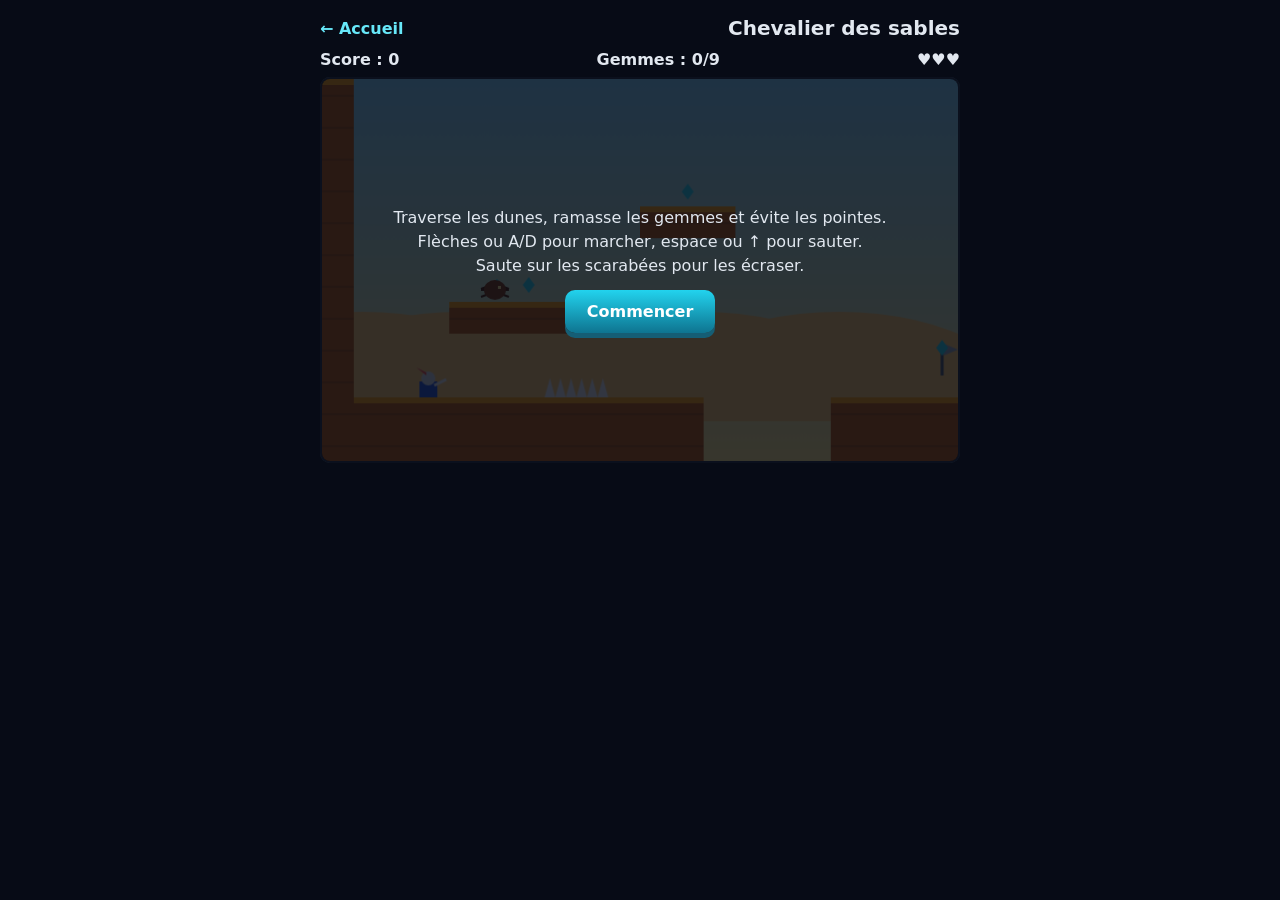
<file: jeux/chevalier-des-sables/index.html>
<!DOCTYPE html>
<html lang="fr">
<head>
    <meta charset="UTF-8">
    <meta name="viewport" content="width=device-width, initial-scale=1.0">
    <title>Chevalier des sables · Atelier de Takiwaltek</title>
    <style>
        * { box-sizing: border-box; }
        body {
            margin: 0;
            min-height: 100vh;
            display: flex;
            flex-direction: column;
            align-items: center;
            background: #070b16;
            color: #e2e8f0;
            font-family: system-ui, -apple-system, "Segoe UI", sans-serif;
        }
        header {
            width: min(94vw, 640px);
            display: flex;
            justify-content: space-between;
            align-items: center;
            gap: 12px;
            padding: 16px 0 10px;
        }
        header a { color: #67e8f9; text-decoration: none; font-weight: 600; }
        h1 { margin: 0; font-size: 1.25rem; }
        .hud {
            width: min(94vw, 640px);
            display: flex;
            justify-content: space-between;
            font-weight: 700;
            margin-bottom: 8px;
        }
        .stage { position: relative; width: min(94vw, 640px); }
        canvas {
            display: block;
            width: 100%;
            height: auto;
            background: #000;
            border: 2px solid #1e293b;
            border-radius: 10px;
            touch-action: none;
        }
        .overlay {
            position: absolute;
            inset: 0;
            display: flex;
            flex-direction: column;
            align-items: center;
            justify-content: center;
            gap: 12px;
            padding: 16px;
            text-align: center;
            background: rgba(7, 11, 22, 0.8);
            border-radius: 10px;
        }
        .overlay[hidden] { display: none; }
        .overlay p { margin: 0; line-height: 1.5; white-space: pre-line; }
        button {
            font: inherit;
            font-weight: 700;
            color: #fff;
            background: linear-gradient(180deg, #22d3ee, #0e7490);
            border: 0;
            border-radius: 10px;
            padding: 12px 22px;
            cursor: pointer;
            box-shadow: 0 5px 0 #155e75;
        }
        button:active { transform: translateY(3px); box-shadow: 0 2px 0 #155e75; }
        .pad {
            margin-top: 14px;
            display: flex;
            gap: 10px;
            justify-content: center;
        }
        .pad button {
            width: 78px;
            height: 58px;
            padding: 0;
            font-size: 1.3rem;
            background: #1e293b;
            box-shadow: 0 5px 0 #0f172a;
            user-select: none;
        }
        @media (hover: hover) and (pointer: fine) {
            .pad { display: none; }
        }
    </style>
</head>
<body>
    <header>
        <a href="../../index.html">← Accueil</a>
        <h1>Chevalier des sables</h1>
    </header>

    <div class="hud">
        <span id="score">Score : 0</span>
        <span id="gems">Gemmes : 0/9</span>
        <span id="lives">♥♥♥</span>
    </div>

    <div class="stage">
        <canvas id="game" width="640" height="384" aria-label="Jeu Chevalier des sables"></canvas>
        <div class="overlay" id="overlay">
            <p id="msg"></p>
            <button id="start" type="button">Commencer</button>
        </div>
    </div>

    <div class="pad" aria-hidden="true">
        <button type="button" data-key="left">◀</button>
        <button type="button" data-key="jump">⤒</button>
        <button type="button" data-key="right">▶</button>
    </div>

    <script>
    (() => {
        const T = 32;
        const COLS = 50;
        const ROWS = 12;
        const VW = 640;
        const VH = 384;
        const PW = 22;
        const PH = 28;
        const GRAV = 0.55;
        const JUMP = -11;
        const MAXVY = 14;
        const ACC = 0.7;
        const MAXVX = 4.2;
        const EW = 28;
        const EH = 28;

        const SOLID_RECTS = [
            [0, 0, 1, 10],
            [49, 0, 1, 10],
            [0, 10, 12, 2],
            [16, 10, 8, 2],
            [28, 10, 22, 2],
            [4, 7, 4, 1],
            [10, 4, 3, 1],
            [20, 7, 4, 1],
            [30, 7, 3, 1],
            [36, 4, 4, 1],
            [44, 7, 4, 1]
        ];
        const SPIKES = [[7, 9], [8, 9], [31, 9], [32, 9]];
        const CHECKPOINTS = [[19, 9], [40, 9]];
        const EXIT = [46, 9];
        const GEMS = [[5, 6], [6, 6], [11, 3], [19, 8], [21, 6], [31, 6], [37, 3], [38, 3], [45, 6]];
        const ENEMY_DEFS = [
            { tx: 33, top: 10, min: 28, max: 40 },
            { tx: 5, top: 7, min: 4, max: 7 },
            { tx: 44, top: 10, min: 41, max: 48 }
        ];
        const START = { tx: 3, top: 10 };

        const canvas = document.getElementById("game");
        const ctx = canvas.getContext("2d");
        const scoreEl = document.getElementById("score");
        const gemsEl = document.getElementById("gems");
        const livesEl = document.getElementById("lives");
        const overlay = document.getElementById("overlay");
        const msgEl = document.getElementById("msg");
        const startBtn = document.getElementById("start");

        const solid = new Uint8Array(COLS * ROWS);
        for (const [x, y, w, h] of SOLID_RECTS) {
            for (let j = y; j < y + h; j++) {
                for (let i = x; i < x + w; i++) {
                    if (i >= 0 && i < COLS && j >= 0 && j < ROWS) solid[j * COLS + i] = 1;
                }
            }
        }

        const solidAt = (tx, ty) => {
            if (tx < 0 || tx >= COLS) return true;
            if (ty < 0 || ty >= ROWS) return false;
            return solid[ty * COLS + tx] === 1;
        };

        const collides = (x, y) => {
            const x0 = Math.floor(x / T);
            const x1 = Math.floor((x + PW - 1) / T);
            const y0 = Math.floor(y / T);
            const y1 = Math.floor((y + PH - 1) / T);
            for (let ty = y0; ty <= y1; ty++) {
                for (let tx = x0; tx <= x1; tx++) {
                    if (solidAt(tx, ty)) return true;
                }
            }
            return false;
        };

        const overlaps = (ax, ay, aw, ah, bx, by, bw, bh) =>
            ax < bx + bw && ax + aw > bx && ay < by + bh && ay + ah > by;

        const clamp = (v, lo, hi) => Math.max(lo, Math.min(hi, v));

        const keys = { left: false, right: false };
        let jumpQueued = false;
        let p, spawn, enemies, gems, checkpointsOn, score, lives, state, won, inv, camX;

        function resetLevel(full) {
            spawn = { x: START.tx * T, y: START.top * T - PH };
            p = { x: spawn.x, y: spawn.y, vx: 0, vy: 0, onGround: false };
            enemies = ENEMY_DEFS.map(d => ({
                x: d.tx * T,
                y: d.top * T - EH,
                dir: 1,
                min: d.min * T,
                max: d.max * T - EW,
                alive: true
            }));
            if (full) {
                gems = GEMS.map(([tx, ty]) => ({ tx, ty, got: false }));
                checkpointsOn = CHECKPOINTS.map(() => false);
                score = 0;
                lives = 3;
            }
            inv = 0;
            won = false;
            camX = 0;
        }

        function updateHud() {
            scoreEl.textContent = "Score : " + score;
            gemsEl.textContent = "Gemmes : " + gems.filter(g => g.got).length + "/" + GEMS.length;
            livesEl.textContent = "♥".repeat(Math.max(lives, 0));
        }

        function showOverlay(text, button) {
            msgEl.textContent = text;
            startBtn.textContent = button;
            overlay.hidden = false;
        }

        function newGame() {
            resetLevel(true);
            state = "playing";
            overlay.hidden = true;
            updateHud();
        }

        function hurt() {
            lives--;
            updateHud();
            if (lives <= 0) {
                state = "over";
                showOverlay("Le chevalier est tombé. Score : " + score, "Rejouer");
                return;
            }
            p.x = spawn.x;
            p.y = spawn.y;
            p.vx = 0;
            p.vy = 0;
            inv = 90;
        }

        function winLevel() {
            state = "won";
            showOverlay("Bravo ! Le chevalier a traversé les sables.\nScore : " + score, "Rejouer");
        }

        function moveX() {
            const n = Math.ceil(Math.abs(p.vx));
            if (n === 0) return;
            const step = p.vx / n;
            for (let i = 0; i < n; i++) {
                p.x += step;
                if (collides(p.x, p.y)) {
                    p.x -= step;
                    p.vx = 0;
                    break;
                }
            }
        }

        function moveY() {
            const n = Math.ceil(Math.abs(p.vy));
            if (n === 0) return;
            const step = p.vy / n;
            for (let i = 0; i < n; i++) {
                p.y += step;
                if (collides(p.x, p.y)) {
                    p.y -= step;
                    p.vy = 0;
                    break;
                }
            }
        }

        function update() {
            if (inv > 0) inv--;

            if (keys.right) p.vx += ACC;
            if (keys.left) p.vx -= ACC;
            if (!keys.left && !keys.right) p.vx *= p.onGround ? 0.6 : 0.95;
            p.vx = clamp(p.vx, -MAXVX, MAXVX);
            if (Math.abs(p.vx) < 0.05) p.vx = 0;

            if (jumpQueued && p.onGround) {
                p.vy = JUMP;
            }
            jumpQueued = false;

            p.vy = Math.min(p.vy + GRAV, MAXVY);
            moveX();
            moveY();
            p.onGround = collides(p.x, p.y + 1);

            for (const e of enemies) {
                if (!e.alive) continue;
                e.x += e.dir * 1.1;
                if (e.x <= e.min) { e.x = e.min; e.dir = 1; }
                if (e.x >= e.max) { e.x = e.max; e.dir = -1; }
            }

            for (const e of enemies) {
                if (!e.alive) continue;
                if (overlaps(p.x, p.y, PW, PH, e.x, e.y, EW, EH)) {
                    if (p.vy > 0 && p.y + PH - e.y < 16) {
                        e.alive = false;
                        p.vy = -8;
                        score += 50;
                    } else if (inv === 0) {
                        hurt();
                        updateHud();
                        return;
                    }
                }
            }

            for (const [tx, ty] of SPIKES) {
                if (overlaps(p.x, p.y, PW, PH, tx * T + 4, ty * T + 8, T - 8, T - 8) && inv === 0) {
                    hurt();
                    updateHud();
                    return;
                }
            }

            if (p.y > VH + 40 && inv === 0) {
                hurt();
                updateHud();
                return;
            }

            CHECKPOINTS.forEach(([tx, ty], i) => {
                if (!checkpointsOn[i] && overlaps(p.x, p.y, PW, PH, tx * T, ty * T, T, T)) {
                    checkpointsOn[i] = true;
                    spawn = { x: tx * T, y: START.top * T - PH };
                }
            });

            for (const g of gems) {
                if (!g.got && overlaps(p.x, p.y, PW, PH, g.tx * T + 8, g.ty * T + 8, T - 16, T - 16)) {
                    g.got = true;
                    score += 10;
                }
            }

            if (overlaps(p.x, p.y, PW, PH, EXIT[0] * T, EXIT[1] * T, T, T)) {
                winLevel();
                return;
            }

            camX = clamp(p.x + PW / 2 - VW / 2, 0, COLS * T - VW);
            updateHud();
        }

        function drawBackground(now) {
            const grad = ctx.createLinearGradient(0, 0, 0, VH);
            grad.addColorStop(0, "#7dd3fc");
            grad.addColorStop(1, "#fde68a");
            ctx.fillStyle = grad;
            ctx.fillRect(0, 0, VW, VH);

            ctx.fillStyle = "#f5c46b";
            for (let i = 0; i < 8; i++) {
                const span = 1100;
                const bx = (((i * 240 - camX * 0.35) % span) + span) % span - 200;
                ctx.beginPath();
                ctx.ellipse(bx, VH - 40, 200, 110, 0, Math.PI, 0);
                ctx.fill();
            }
        }

        function drawWorld(now) {
            for (let ty = 0; ty < ROWS; ty++) {
                for (let tx = 0; tx < COLS; tx++) {
                    if (!solidAt(tx, ty)) continue;
                    const x = tx * T;
                    const y = ty * T;
                    ctx.fillStyle = "#b45309";
                    ctx.fillRect(x, y, T, T);
                    ctx.fillStyle = "rgba(0,0,0,0.12)";
                    ctx.fillRect(x, y + T / 2, T, 2);
                    if (!solidAt(tx, ty - 1)) {
                        ctx.fillStyle = "#f59e0b";
                        ctx.fillRect(x, y, T, 6);
                    }
                }
            }

            ctx.fillStyle = "#e2e8f0";
            for (const [tx, ty] of SPIKES) {
                const x = tx * T;
                const base = ty * T + T;
                for (let k = 0; k < 3; k++) {
                    const sx = x + k * (T / 3);
                    ctx.beginPath();
                    ctx.moveTo(sx, base);
                    ctx.lineTo(sx + T / 6, base - T * 0.6);
                    ctx.lineTo(sx + T / 3, base);
                    ctx.closePath();
                    ctx.fill();
                }
            }

            CHECKPOINTS.forEach(([tx, ty], i) => {
                const x = tx * T + T / 2;
                const y = ty * T;
                ctx.fillStyle = "#475569";
                ctx.fillRect(x - 1.5, y - 22, 3, 32);
                ctx.fillStyle = checkpointsOn[i] ? "#22c55e" : "#94a3b8";
                ctx.beginPath();
                ctx.moveTo(x + 1.5, y - 22);
                ctx.lineTo(x + 16, y - 16);
                ctx.lineTo(x + 1.5, y - 10);
                ctx.closePath();
                ctx.fill();
            });

            const ex = EXIT[0] * T;
            const ey = EXIT[1] * T;
            ctx.fillStyle = "#7c2d12";
            ctx.fillRect(ex + 4, ey - 6, T - 8, T + 6);
            ctx.fillStyle = "#fde047";
            ctx.beginPath();
            ctx.arc(ex + T / 2, ey - 6, T / 2 - 4, Math.PI, 0);
            ctx.fill();

            for (const g of gems) {
                if (g.got) continue;
                const cx = g.tx * T + T / 2;
                const cy = g.ty * T + T / 2 + Math.sin(performance.now() / 300 + g.tx) * 2;
                ctx.fillStyle = "#22d3ee";
                ctx.beginPath();
                ctx.moveTo(cx, cy - 8);
                ctx.lineTo(cx + 6, cy);
                ctx.lineTo(cx, cy + 8);
                ctx.lineTo(cx - 6, cy);
                ctx.closePath();
                ctx.fill();
            }

            for (const e of enemies) {
                if (!e.alive) continue;
                const cx = e.x + EW / 2;
                const cy = e.y + EH / 2 + 2;
                ctx.strokeStyle = "#451a03";
                ctx.lineWidth = 2;
                for (let k = -1; k <= 1; k++) {
                    ctx.beginPath();
                    ctx.moveTo(cx - 6, cy + k * 4);
                    ctx.lineTo(cx - 14, cy + k * 4 + (k === 0 ? 0 : 3));
                    ctx.moveTo(cx + 6, cy + k * 4);
                    ctx.lineTo(cx + 14, cy + k * 4 + (k === 0 ? 0 : 3));
                    ctx.stroke();
                }
                ctx.fillStyle = "#78350f";
                ctx.beginPath();
                ctx.ellipse(cx, cy, 11, 10, 0, 0, Math.PI * 2);
                ctx.fill();
                ctx.fillStyle = "#fde68a";
                ctx.fillRect(cx + (e.dir > 0 ? 3 : -6), cy - 4, 3, 3);
            }
        }

        function drawKnight(now) {
            if (inv > 0 && Math.floor(now / 80) % 2 === 0) return;
            const x = p.x;
            const y = p.y;
            const face = keys.left && !keys.right ? -1 : 1;
            ctx.fillStyle = "#1d4ed8";
            ctx.fillRect(x + 2, y + 12, PW - 4, PH - 12);
            ctx.fillStyle = "#cbd5e1";
            ctx.beginPath();
            ctx.arc(x + PW / 2, y + 9, 7, 0, Math.PI * 2);
            ctx.fill();
            ctx.fillStyle = "#ef4444";
            ctx.beginPath();
            ctx.moveTo(x + PW / 2 - face * 2, y + 3);
            ctx.lineTo(x + PW / 2 - face * 12, y - 2);
            ctx.lineTo(x + PW / 2 - face * 2, y + 6);
            ctx.closePath();
            ctx.fill();
            ctx.strokeStyle = "#e2e8f0";
            ctx.lineWidth = 3;
            ctx.beginPath();
            ctx.moveTo(x + PW / 2 + face * 6, y + 16);
            ctx.lineTo(x + PW / 2 + face * 18, y + 10);
            ctx.stroke();
        }

        function draw(now) {
            drawBackground(now);
            ctx.save();
            ctx.translate(-camX, 0);
            drawWorld(now);
            drawKnight(now);
            ctx.restore();
        }

        let acc = 0;
        let last = 0;
        function frame(now) {
            if (!last) last = now;
            acc += now - last;
            last = now;
            if (state === "playing") {
                while (acc >= 1000 / 60) {
                    update();
                    acc -= 1000 / 60;
                    if (state !== "playing") break;
                }
            } else {
                acc = 0;
            }
            draw(now);
            requestAnimationFrame(frame);
        }

        const KEY_MAP = {
            ArrowLeft: "left", a: "left", A: "left",
            ArrowRight: "right", d: "right", D: "right",
            ArrowUp: "jump", w: "jump", W: "jump", " ": "jump"
        };

        window.addEventListener("keydown", e => {
            const k = KEY_MAP[e.key];
            if (!k) return;
            e.preventDefault();
            if (k === "jump") {
                if (!e.repeat) jumpQueued = true;
            } else {
                keys[k] = true;
            }
        });

        window.addEventListener("keyup", e => {
            const k = KEY_MAP[e.key];
            if (k === "left" || k === "right") keys[k] = false;
        });

        document.querySelectorAll(".pad button").forEach(b => {
            const k = b.dataset.key;
            b.addEventListener("pointerdown", e => {
                e.preventDefault();
                if (k === "jump") jumpQueued = true;
                else keys[k] = true;
            });
            const release = () => {
                if (k === "left" || k === "right") keys[k] = false;
            };
            b.addEventListener("pointerup", release);
            b.addEventListener("pointerleave", release);
            b.addEventListener("pointercancel", release);
        });

        startBtn.addEventListener("click", newGame);

        resetLevel(true);
        state = "idle";
        updateHud();
        showOverlay("Traverse les dunes, ramasse les gemmes et évite les pointes.\nFlèches ou A/D pour marcher, espace ou ↑ pour sauter.\nSaute sur les scarabées pour les écraser.", "Commencer");
        requestAnimationFrame(frame);
    })();
    </script>
</body>
</html>
</file>
<file: 1/css/style.css>
﻿:root {
    --bg: #03060a;
    --panel: rgba(6, 12, 16, 0.5);
    --g: #00ff9c;
    --c: #00f0ff;
    --m: #ff2bd6;
    --y: #fcee0a;
    --r: #ff2a55;
    --dim: #5f7f74;
    --text: #c9ffe9;
    --mono: "Cascadia Mono", Consolas, "Lucida Console", monospace;
}

* { box-sizing: border-box; }

html, body { margin: 0; }

body {
    color: var(--text);
    font-family: var(--mono);
    font-size: 13px;
    min-height: 100vh;
    overflow-x: hidden;
    position: relative;
}

body::before {
    content: '';
    position: fixed;
    inset: 0;
    background: url('../game-bg.webp') fixed center/cover no-repeat,
                radial-gradient(ellipse at 50% 30%, rgba(0, 240, 255, 0.1), transparent 50%),
                radial-gradient(ellipse at 80% 70%, rgba(255, 43, 214, 0.08), transparent 50%),
                #03060a;
    background-size: cover, 140% 140%, 140% 140%, 100% 100%;
    background-attachment: fixed, scroll, scroll, scroll;
    z-index: -1;
    pointer-events: none;
}

#rain {
    position: fixed;
    inset: 0;
    width: 100%;
    height: 100%;
    opacity: 0.08;
    z-index: 0;
    pointer-events: none;
}
#scan {
    position: fixed;
    inset: 0;
    z-index: 800;
    pointer-events: none;
    background: repeating-linear-gradient(0deg, rgba(0, 0, 0, 0.18) 0, rgba(0, 0, 0, 0.18) 1px, transparent 1px, transparent 3px);
    mix-blend-mode: multiply;
}

#app {
    position: relative;
    z-index: 1;
    max-width: 1280px;
    margin: 0 auto;
    padding: 12px;
    display: flex;
    flex-direction: column;
    gap: 10px;
}
#app.shake { animation: shakeAnim 0.12s cubic-bezier(.36, .07, .19, .97) both; }
@keyframes shakeAnim {
    0% { transform: translate(0, 0); }
    25% { transform: translate(-5px, 4px); }
    50% { transform: translate(5px, -3px); }
    75% { transform: translate(-3px, -4px); }
    100% { transform: translate(0, 0); }
}

/* Panneaux style terminal avec coins coupés */
.panel {
    background: var(--panel);
    backdrop-filter: blur(8px);
    border: 1px solid rgba(0, 255, 156, 0.35);
    box-shadow: 0 0 18px rgba(0, 255, 156, 0.08), inset 0 0 22px rgba(0, 255, 156, 0.04);
    clip-path: polygon(12px 0, 100% 0, 100% calc(100% - 12px), calc(100% - 12px) 100%, 0 100%, 0 12px);
    padding: 10px 12px;
}

/* En-tÃªte */
#topbar { 
    display: flex; 
    flex-wrap: wrap; 
    gap: 14px; 
    align-items: center; 
    justify-content: space-between;
    margin-top: 70px;
}
.brand h1 {
    margin: 0;
    font-size: 1.9rem;
    letter-spacing: 3px;
    color: var(--g);
    text-shadow: 0 0 14px rgba(0, 255, 156, 0.6);
}
.glitch { position: relative; }
.glitch::before, .glitch::after {
    content: attr(data-text);
    position: absolute;
    left: 0; top: 0;
    width: 100%;
    overflow: hidden;
    clip-path: inset(0 0 0 0);
}
.glitch::before { color: var(--m); transform: translate(2px, 0); animation: glitchA 3.2s infinite steps(1); mix-blend-mode: screen; }
.glitch::after { color: var(--c); transform: translate(-2px, 0); animation: glitchB 2.6s infinite steps(1); mix-blend-mode: screen; }
@keyframes glitchA {
    0%, 90%, 100% { clip-path: inset(0 0 100% 0); }
    92% { clip-path: inset(10% 0 55% 0); }
    95% { clip-path: inset(60% 0 8% 0); }
}
@keyframes glitchB {
    0%, 85%, 100% { clip-path: inset(100% 0 0 0); }
    87% { clip-path: inset(35% 0 40% 0); }
    93% { clip-path: inset(5% 0 80% 0); }
}
.sub { color: var(--dim); font-size: 0.8rem; margin-top: 2px; }
.cursor { animation: blink 1s steps(1) infinite; color: var(--g); }
@keyframes blink { 50% { opacity: 0; } }

.res { display: flex; flex-wrap: wrap; gap: 10px; }
.r { min-width: 96px; padding: 4px 10px; border-left: 2px solid var(--g); background: rgba(0, 255, 156, 0.05); }
.r label { display: block; font-size: 0.65rem; color: var(--dim); letter-spacing: 1px; }
.r b { font-size: 1rem; color: var(--c); text-shadow: 0 0 8px rgba(0, 240, 255, 0.5); }
.r.big { min-width: 170px; border-color: var(--y); }
.r.big b { font-size: 1.5rem; color: var(--y); text-shadow: 0 0 12px rgba(252, 238, 10, 0.5); }

/* Bandeaux */
#challengeBanner {
    display: none;
    padding: 6px 12px;
    border: 1px solid var(--r);
    background: rgba(255, 42, 85, 0.12);
    color: #ffb3c1;
    font-weight: bold;
}
#challengeBanner button { margin-left: 10px; }

#smashAlert {
    display: none;
    padding: 7px 14px;
    text-align: center;
    font-weight: 900;
    letter-spacing: 1px;
    border: 2px solid;
    text-shadow: 1px 1px 0 #000;
}
#smashAlert.tier-1 { display: block; color: #fff; border-color: #4da3ff; background: rgba(77, 163, 255, 0.2); box-shadow: 0 0 18px rgba(77, 163, 255, 0.5); animation: pulse1 0.6s infinite alternate; }
#smashAlert.tier-2 { display: block; color: #fff; border-color: var(--y); background: rgba(252, 238, 10, 0.18); box-shadow: 0 0 22px rgba(252, 238, 10, 0.6); animation: pulse1 0.4s infinite alternate; }
#smashAlert.tier-3 { display: block; color: #fff; border-color: var(--r); background: rgba(255, 42, 85, 0.3); box-shadow: 0 0 30px rgba(255, 42, 85, 0.8); animation: pulse1 0.25s infinite alternate; }
@keyframes pulse1 { 0% { filter: brightness(1); } 100% { filter: brightness(1.45); } }

/* Mise en page */
#layout { display: grid; grid-template-columns: minmax(300px, 540px) 1fr; gap: 10px; align-items: start; }
#stage { display: flex; flex-direction: column; gap: 10px; }
@media (max-width: 960px) { #layout { grid-template-columns: 1fr; } }

#multRow { display: grid; grid-template-columns: repeat(5, 1fr); gap: 6px; padding: 8px; }
.chip { border: 1px solid color-mix(in srgb, var(--c) 55%, transparent); background: color-mix(in srgb, var(--c) 8%, transparent); padding: 3px 6px; text-align: center; opacity: 0.35; }
.chip.on { opacity: 1; }
.chip i { display: block; font-style: normal; font-size: 0.58rem; color: var(--c); letter-spacing: 1px; }
.chip b { color: #fff; font-size: 0.78rem; text-shadow: 0 0 8px var(--c); }

.canvas-wrap { position: relative; width: 100%; max-width: 540px; margin: 0 auto; }
#gameCanvas {
    display: block;
    width: 100%;
    height: auto;
    cursor: crosshair;
    touch-action: manipulation;
    background:
        radial-gradient(circle, rgba(0, 255, 156, 0.07) 0%, rgba(3, 6, 10, 0.3) 70%),
        repeating-linear-gradient(0deg, rgba(0, 255, 156, 0.06) 0 1px, transparent 1px 26px),
        repeating-linear-gradient(90deg, rgba(0, 255, 156, 0.06) 0 1px, transparent 1px 26px);
    border: 1px solid rgba(0, 255, 156, 0.4);
    box-shadow: 0 0 40px rgba(0, 255, 156, 0.12), inset 0 0 40px rgba(0, 0, 0, 0.8);
}
#cpsHud {
    position: absolute;
    left: 50%;
    top: 9%;
    transform: translate(-50%, -50%);
    pointer-events: none;
    font-weight: 900;
    white-space: nowrap;
    opacity: 0;
    transition: opacity 0.1s;
    text-shadow: 0 0 18px currentColor;
}
#cpsHud.active { opacity: 1; }
#cpsHud.rainbow { animation: rainbow 1.2s linear infinite; }
@keyframes rainbow { 0% { color: var(--m); } 50% { color: var(--y); } 100% { color: var(--m); } }

.main-click-btn {
    position: absolute;
    left: 50%;
    top: 50%;
    transform: translate(-50%, -50%);
    width: 90%;
    height: 90%;
    background: transparent;
    border: none;
    cursor: crosshair;
    color: transparent;
    font-size: 0;
    padding: 0;
    z-index: 10;
    pointer-events: auto;
}

#statsMini .odline { display: flex; align-items: center; gap: 8px; }
.bar { flex: 1; height: 10px; border: 1px solid var(--g); background: rgba(0, 0, 0, 0.5); }
.bar i { display: block; height: 100%; width: 0; background: linear-gradient(90deg, var(--g), var(--c)); box-shadow: 0 0 10px var(--g); }
.bar i.active { background: linear-gradient(90deg, var(--y), var(--r)); box-shadow: 0 0 12px var(--r); }
#statsMini .mini { display: flex; justify-content: space-between; margin-top: 6px; color: var(--dim); font-size: 0.75rem; }
#statsMini .mini b { color: var(--y); }
#chaosTag { visibility: hidden; color: var(--r); font-weight: 900; }
#chaosTag.on { visibility: visible; animation: blink 0.4s steps(1) infinite; }

#terminal { height: 150px; padding: 6px 10px; }
#termLog { height: 100%; overflow: hidden; display: flex; flex-direction: column; justify-content: flex-end; font-size: 0.72rem; line-height: 1.35; }
#termLog div { flex: 0 0 auto; min-height: 1.35em; white-space: nowrap; overflow: hidden; text-overflow: ellipsis; }
#termLog .ok { color: var(--g); }
#termLog .warn { color: var(--y); }
#termLog .bad { color: var(--r); }
#termLog .info { color: var(--c); }
#termLog .dim { color: var(--dim); }

/* Panneau d'onglets */
#panel { padding: 0; min-height: 560px; display: flex; flex-direction: column; }
#tabs {
    display: flex;
    flex-wrap: wrap;
    gap: 4px;
    padding: 6px;
    border-bottom: 1px solid rgba(0, 255, 156, 0.45);
    background: rgba(0, 255, 156, 0.04);
}
.tab {
    flex: 1;
    min-height: 40px;
    background: rgba(0, 255, 156, 0.07);
    color: #a4c9bb;
    border: 1px solid rgba(0, 255, 156, 0.3);
    padding: 10px 8px;
    font-family: var(--mono);
    font-size: 0.76rem;
    font-weight: bold;
    letter-spacing: 1px;
    cursor: pointer;
    text-shadow: 0 0 8px rgba(0, 255, 156, 0.25);
    transition: color 0.15s, background 0.15s, border-color 0.15s, box-shadow 0.15s, transform 0.15s;
}
.tab:hover { color: var(--g); background: rgba(0, 255, 156, 0.16); border-color: var(--g); box-shadow: 0 0 12px rgba(0, 255, 156, 0.18); transform: translateY(-1px); }
.tab.active { color: #00140c; background: var(--g); border-color: #8dffd2; box-shadow: 0 0 14px rgba(0, 255, 156, 0.42), inset 0 0 0 1px rgba(255, 255, 255, 0.3); text-shadow: none; }
#infinityTab:not([hidden]) { color: var(--y); border-color: rgba(252, 238, 10, 0.65); background: rgba(252, 238, 10, 0.1); }
#infinityTab:not([hidden]):hover { color: var(--y); border-color: var(--y); background: rgba(252, 238, 10, 0.2); box-shadow: 0 0 14px rgba(252, 238, 10, 0.25); }
#infinityTab.active { color: #1a1700; background: var(--y); border-color: #fffca0; box-shadow: 0 0 16px rgba(252, 238, 10, 0.45); }
#tabBody { padding: 10px; overflow-y: auto; max-height: 76vh; flex: 1; }
.tabc { display: none; }
.tabc.active { display: block; }
#tabBody::-webkit-scrollbar { width: 6px; }
#tabBody::-webkit-scrollbar-thumb { background: rgba(0, 255, 156, 0.4); }

.btn {
    font-family: var(--mono);
    font-size: 0.72rem;
    font-weight: bold;
    color: var(--g);
    background: rgba(0, 255, 156, 0.08);
    border: 1px solid var(--g);
    padding: 6px 9px;
    cursor: pointer;
    transition: background 0.12s, color 0.12s;
}
.btn:hover:not(:disabled) { background: var(--g); color: #00140c; }
.btn:disabled { color: #3c5a50; border-color: #20352e; background: transparent; cursor: not-allowed; }
.btn.big { width: 100%; padding: 10px; font-size: 0.85rem; margin-top: 8px; }
.btn.warn { color: var(--y); border-color: var(--y); background: rgba(252, 238, 10, 0.07); }
.btn.warn:hover:not(:disabled) { background: var(--y); color: #1a1700; }
.btn.danger { color: var(--r); border-color: var(--r); background: rgba(255, 42, 85, 0.07); }
.btn.danger:hover:not(:disabled) { background: var(--r); color: #200008; }
.btn.tog.active { background: var(--g); color: #00140c; }
.btn.asc { color: var(--m); border-color: var(--m); background: rgba(255, 43, 214, 0.07); }
.btn.asc:hover:not(:disabled) { background: var(--m); color: #220018; }

.toolbar { display: flex; gap: 8px; align-items: center; margin-bottom: 8px; color: var(--dim); font-size: 0.72rem; }

/* Processus */
.crow {
    display: grid;
    grid-template-columns: 10px 1fr auto;
    gap: 8px;
    align-items: center;
    margin-bottom: 6px;
    padding: 6px 8px;
    border: 1px solid color-mix(in srgb, var(--c) 40%, transparent);
    background: color-mix(in srgb, var(--c) 6%, transparent);
}
.crow.locked { opacity: 0.45; }
.crow .cdot { width: 10px; height: 38px; background: var(--c); box-shadow: 0 0 10px var(--c); }
.crow .cname { color: var(--c); }
.crow .cname small { color: var(--m); margin-left: 6px; }
.crow .cline { display: block; font-size: 0.7rem; color: var(--dim); }
.crow .cbtns { display: flex; gap: 4px; flex-wrap: wrap; justify-content: flex-end; }
.crow .clock { grid-column: 2 / 4; font-size: 0.72rem; color: var(--dim); }

/* Cartes */
.card { border: 1px solid rgba(0, 255, 156, 0.3); background: rgba(0, 255, 156, 0.04); padding: 10px; margin-bottom: 10px; }
.card h3 { margin: 0 0 6px; font-size: 0.85rem; color: var(--g); letter-spacing: 1px; }
.card p { margin: 0 0 6px; color: var(--dim); font-size: 0.74rem; line-height: 1.4; }
.card .kv { display: flex; justify-content: space-between; font-size: 0.78rem; padding: 2px 0; }
.card .kv b { color: var(--y); }
.card.done { border-color: var(--g); background: rgba(0, 255, 156, 0.1); }
.mission-card.ready { border-color: var(--y); background: rgba(252, 238, 10, 0.07); box-shadow: 0 0 14px rgba(252, 238, 10, 0.12); }
.mission-progress { height: 10px; margin: 8px 0; overflow: hidden; border: 1px solid rgba(0, 255, 156, 0.45); background: rgba(0, 0, 0, 0.55); }
.mission-progress i { display: block; width: 0; height: 100%; background: linear-gradient(90deg, var(--g), var(--c)); box-shadow: 0 0 10px var(--g); transition: width 0.25s ease; }
.mission-card.ready .mission-progress i { background: linear-gradient(90deg, var(--y), #fffca0); box-shadow: 0 0 10px var(--y); }
.mission-card.done .mission-progress i { background: var(--g); }
.rift-map { display: grid; grid-template-columns: repeat(3, minmax(0, 1fr)); gap: 6px; margin-top: 12px; }
.rift-node { display: flex; min-height: 66px; flex-direction: column; justify-content: center; gap: 3px; padding: 8px; border: 1px solid rgba(0, 240, 255, 0.2); background: rgba(0, 240, 255, 0.035); opacity: 0.45; }
.rift-node > span { color: var(--dim); font-size: 1.1rem; font-weight: bold; }
.rift-node b { color: var(--dim); font-size: 0.68rem; }
.rift-node small { color: var(--dim); font-size: 0.58rem; letter-spacing: 0.8px; }
.rift-node.current { border-color: var(--y); background: rgba(252, 238, 10, 0.08); box-shadow: 0 0 12px rgba(252, 238, 10, 0.12); opacity: 1; }
.rift-node.current > span, .rift-node.current b { color: var(--y); }
.rift-node.repaired { border-color: var(--g); background: rgba(0, 255, 156, 0.08); opacity: 1; }
.rift-node.repaired > span, .rift-node.repaired b, .rift-node.repaired small { color: var(--g); }
.infinity-section-title { margin: 16px 0 8px; color: var(--c); font-size: 0.85rem; letter-spacing: 1px; }
@media (max-width: 480px) { .rift-node { padding: 6px 4px; } .rift-node b { font-size: 0.6rem; } .rift-node small { font-size: 0.5rem; } }
.card.active { border-color: var(--r); background: rgba(255, 42, 85, 0.08); }
.prow { display: grid; grid-template-columns: 1fr auto; gap: 8px; align-items: center; padding: 6px 0; border-top: 1px dashed rgba(0, 255, 156, 0.2); }
.prow b { color: var(--c); }
.prow span { display: block; font-size: 0.7rem; color: var(--dim); }

.agrid { display: grid; grid-template-columns: repeat(auto-fill, minmax(150px, 1fr)); gap: 6px; }
.badge { border: 1px solid #1c332b; padding: 6px; opacity: 0.4; }
.badge.got { opacity: 1; border-color: var(--g); background: rgba(0, 255, 156, 0.08); }
.badge b { display: block; color: var(--y); font-size: 0.75rem; }
.badge span { font-size: 0.68rem; color: var(--dim); }

#tabOptions textarea { width: 100%; height: 70px; background: #02080a; color: var(--g); border: 1px solid var(--g); font-family: var(--mono); font-size: 0.65rem; margin-top: 6px; }
.btnrow { display: flex; flex-wrap: wrap; gap: 6px; margin-top: 6px; }

/* Toasts */
#toasts { position: fixed; top: 12px; right: 12px; z-index: 1100; display: flex; flex-direction: column; gap: 6px; pointer-events: none; }
.toast {
    background: rgba(2, 10, 8, 0.95);
    border: 1px solid var(--g);
    color: var(--g);
    padding: 8px 12px;
    max-width: 320px;
    box-shadow: 0 0 16px rgba(0, 255, 156, 0.4);
    animation: toastIn 3.6s forwards;
}
.toast.gold { border-color: var(--y); color: var(--y); box-shadow: 0 0 16px rgba(252, 238, 10, 0.4); }
@keyframes toastIn {
    0% { opacity: 0; transform: translateX(40px); }
    8% { opacity: 1; transform: translateX(0); }
    85% { opacity: 1; }
    100% { opacity: 0; transform: translateX(20px); }
}

/* Tutoriel de dÃ©marrage */
#tutorial {
    width: min(620px, calc(100% - 28px));
    max-width: 620px;
    max-height: min(86vh, 720px);
    padding: 0;
    overflow: auto;
    color: var(--text);
    background: #050d10;
    border: 1px solid var(--g);
    box-shadow: 0 0 45px rgba(0, 255, 156, 0.28), inset 0 0 30px rgba(0, 255, 156, 0.05);
}
#tutorial::backdrop { background: rgba(0, 4, 7, 0.86); backdrop-filter: blur(3px); }
.tutorial-frame { padding: 24px; }
.tutorial-kicker, .tutorial-progress { color: var(--g); font-size: 0.72rem; letter-spacing: 1.5px; }
.tutorial-progress { margin-top: 12px; color: var(--dim); }
#tutorialTitle { margin: 10px 0; color: var(--c); font-size: 1.35rem; }
#tutorialContent { min-height: 150px; color: var(--text); line-height: 1.65; }
#tutorialContent p { margin: 0 0 12px; }
#tutorialContent b { color: var(--y); }
#tutorialContent kbd { padding: 2px 5px; border: 1px solid var(--g); color: var(--g); }
.tutorial-actions { display: flex; flex-wrap: wrap; justify-content: space-between; gap: 8px; margin-top: 18px; }
.tutorial-actions button { flex: 1; }
#tutorialBack:disabled { visibility: hidden; }

/* ðŸ’¥ Mode "le systÃ¨me plante" (>= 8 CPS) : tout s'effondre sauf le noyau oÃ¹ l'on clique */
.breakable { transition: transform 0.45s cubic-bezier(.5, 0, .9, .4), opacity 0.3s; }
body.breaking .breakable {
    transform: translate(var(--bx, 0), var(--by, 0)) rotate(var(--br, 0deg)) skew(var(--bs, 0deg));
    pointer-events: none;
    animation: panelFall 0.65s cubic-bezier(.68, -.15, 1, .35) var(--bd, 0s) forwards, breakGlitch 0.4s steps(2, end) infinite;
    animation-delay: var(--bd, 0s);
    border-color: var(--r) !important;
}
@keyframes panelFall {
    0% { transform: translate(0, 0) rotate(0) skew(0); }
    100% { transform: translate(var(--bx, 0), var(--by, 0)) rotate(var(--br, 0deg)) skew(var(--bs, 0deg)); }
}
@keyframes breakGlitch {
    0% { filter: none; opacity: 1; }
    25% { filter: hue-rotate(90deg) contrast(1.5); opacity: 0.75; }
    50% { filter: saturate(2.5) brightness(1.5); opacity: 0.5; }
    75% { filter: grayscale(1) contrast(1.8); opacity: 0.85; }
    100% { filter: none; opacity: 0.65; }
}
#breakOverlay, #crackLayer { position: fixed; inset: 0; pointer-events: none; z-index: 900; }
#breakOverlay { opacity: 0; transition: opacity 0.3s; box-shadow: inset 0 0 140px rgba(255, 42, 85, 0.75); }
#breakOverlay.active { opacity: 1; animation: dangerPulse 0.35s infinite alternate; }
@keyframes dangerPulse {
    0% { box-shadow: inset 0 0 90px rgba(255, 42, 85, 0.5); }
    100% { box-shadow: inset 0 0 200px rgba(255, 42, 85, 0.95); }
}
.crack { position: absolute; width: 260px; height: 260px; transform: translate(-50%, -50%); animation: crackFade 2.2s forwards; filter: drop-shadow(0 0 6px var(--r)); }
@keyframes crackFade { 0% { opacity: 1; } 70% { opacity: 0.9; } 100% { opacity: 0; } }

.break-msg {
    position: fixed;
    z-index: 1000;
    pointer-events: none;
    font-family: var(--mono);
    max-width: 340px;
    padding: 8px 16px;
    background: rgba(60, 0, 12, 0.94);
    border: 2px solid var(--r);
    color: #fff;
    font-weight: 900;
    font-size: 1rem;
    text-align: center;
    text-shadow: 1px 1px 0 #000;
    box-shadow: 0 0 25px rgba(255, 42, 85, 0.8);
    animation: breakMsgPop 2.9s forwards;
}
.break-msg.ok { background: rgba(0, 40, 24, 0.94); border-color: var(--g); box-shadow: 0 0 25px rgba(0, 255, 156, 0.7); }
@keyframes breakMsgPop {
    0% { opacity: 0; transform: translate(-50%, -50%) scale(0.3) rotate(var(--mr, 0deg)); }
    12% { opacity: 1; transform: translate(-50%, -50%) scale(1.25) rotate(var(--mr, 0deg)); }
    22% { transform: translate(-50%, -50%) scale(1) rotate(var(--mr, 0deg)); }
    80% { opacity: 1; }
    100% { opacity: 0; transform: translate(-50%, -80%) scale(1) rotate(var(--mr, 0deg)); }
}

/* Finition 2D : formes nettes, ombres discrÃ¨tes et couleurs franches */
.panel,
.brand h1,
.r b,
.r.big b,
.chip b,
#cpsHud,
#gameCanvas,
.bar i,
.bar i.active,
.crow .cdot,
.tab,
.tab:hover,
.tab.active,
#infinityTab:not([hidden]):hover,
#infinityTab.active,
.mission-card.ready,
.mission-progress i,
.mission-card.ready .mission-progress i,
.rift-node.current,
.toast,
.toast.gold,
#tutorial {
    box-shadow: none;
}

.panel { clip-path: none; }
.brand h1 { text-shadow: none; }
.glitch::before,
.glitch::after { display: none; }
.tab:hover { transform: none; }
.toast { animation-duration: 3.6s; }

#gameCanvas {
    background-color: #03090b;
    background-image:
        linear-gradient(rgba(0, 255, 156, 0.055) 1px, transparent 1px),
        linear-gradient(90deg, rgba(0, 255, 156, 0.055) 1px, transparent 1px);
    background-size: 26px 26px;
}

/* NEON//REVOLUTION : retour Ã  une interface 3D animÃ©e */
body {
    perspective: 1100px;
    background:
        radial-gradient(ellipse at 50% 20%, rgba(0, 240, 255, 0.11), transparent 48%),
        radial-gradient(ellipse at 85% 80%, rgba(255, 43, 214, 0.08), transparent 42%),
        var(--bg);
    background-size: 140% 140%;
    animation: ambientDrift 16s ease-in-out infinite alternate;
}
@keyframes ambientDrift {
    0% { background-position: 0% 0%; }
    100% { background-position: 100% 100%; }
}

.panel {
    position: relative;
    isolation: isolate;
    overflow: hidden;
    border-color: rgba(0, 255, 156, 0.48);
    background:
        linear-gradient(135deg, rgba(0, 255, 156, 0.055), transparent 45%),
        var(--panel);
    box-shadow: 0 12px 30px rgba(0, 0, 0, 0.48), inset 0 1px rgba(255, 255, 255, 0.08), 0 0 18px rgba(0, 255, 156, 0.1);
    clip-path: polygon(12px 0, 100% 0, 100% calc(100% - 12px), calc(100% - 12px) 100%, 0 100%, 0 12px);
}
#topbar,
#panel,
#terminal,
#statsMini,
#multRow {
    transform-style: preserve-3d;
    transition: transform 0.25s ease, box-shadow 0.25s ease;
}
#topbar:hover,
#panel:hover,
#terminal:hover,
#statsMini:hover,
#multRow:hover {
    transform: translateY(-2px) rotateX(1deg);
    box-shadow: 0 18px 36px rgba(0, 0, 0, 0.52), 0 0 22px rgba(0, 255, 156, 0.14);
}

.brand h1 {
    color: #8dffd2;
    text-shadow: 0 0 8px rgba(0, 255, 156, 0.75), 0 0 22px rgba(0, 255, 156, 0.4), 0 0 40px rgba(0, 240, 255, 0.2);
}
.glitch::before,
.glitch::after { display: block; }
.glitch::before { text-shadow: 0 0 12px var(--m); }
.glitch::after { text-shadow: 0 0 12px var(--c); }

.canvas-wrap {
    perspective: 900px;
    transform-style: preserve-3d;
}
#gameCanvas {
    position: relative;
    z-index: 1;
    transform: rotateX(7deg) rotateY(-2deg);
    transform-origin: center center;
    background:
        radial-gradient(circle at 50% 48%, rgba(0, 255, 156, 0.13), rgba(3, 6, 10, 0.92) 68%),
        repeating-linear-gradient(0deg, rgba(0, 255, 156, 0.08) 0 1px, transparent 1px 26px),
        repeating-linear-gradient(90deg, rgba(0, 255, 156, 0.08) 0 1px, transparent 1px 26px);
    box-shadow: 0 26px 38px rgba(0, 0, 0, 0.65), 0 0 30px rgba(0, 255, 156, 0.22), inset 0 0 35px rgba(0, 240, 255, 0.1);
    animation: coreFloat 5s ease-in-out infinite;
    transition: transform 0.35s ease, box-shadow 0.35s ease;
}
#canvasWrap:hover #gameCanvas {
    transform: rotateX(2deg) rotateY(0deg) translateY(-5px) scale(1.015);
    box-shadow: 0 34px 48px rgba(0, 0, 0, 0.7), 0 0 45px rgba(0, 255, 156, 0.35), inset 0 0 42px rgba(0, 240, 255, 0.13);
}
@keyframes coreFloat {
    0%, 100% { translate: 0 0; }
    50% { translate: 0 -5px; }
}
#cpsHud { text-shadow: 0 0 12px currentColor, 0 0 28px currentColor; }

.chip,
.crow,
.card,
.rift-node,
.badge {
    box-shadow: 0 6px 16px rgba(0, 0, 0, 0.3), inset 0 1px rgba(255, 255, 255, 0.045);
    transition: transform 0.2s ease, box-shadow 0.2s ease, border-color 0.2s ease;
}
.chip.on,
.crow:not(.locked):hover,
.card:hover,
.rift-node.current {
    box-shadow: 0 9px 22px rgba(0, 0, 0, 0.42), 0 0 16px color-mix(in srgb, var(--g) 18%, transparent), inset 0 1px rgba(255, 255, 255, 0.08);
    transform: translateY(-2px);
}
.crow .cdot { box-shadow: 0 0 8px var(--c), 0 0 18px color-mix(in srgb, var(--c) 55%, transparent); }
.tab,
.btn {
    box-shadow: 0 4px 0 rgba(0, 0, 0, 0.38), inset 0 1px rgba(255, 255, 255, 0.08);
    transition: transform 0.15s ease, box-shadow 0.15s ease, color 0.15s ease, background 0.15s ease;
}
.tab:hover,
.btn:hover:not(:disabled) {
    transform: translateY(-2px);
    box-shadow: 0 6px 0 rgba(0, 0, 0, 0.35), 0 0 18px rgba(0, 255, 156, 0.23), inset 0 1px rgba(255, 255, 255, 0.13);
}
.tab.active { box-shadow: 0 0 22px rgba(0, 255, 156, 0.5), inset 0 1px rgba(255, 255, 255, 0.55); }
#infinityTab.active { box-shadow: 0 0 22px rgba(252, 238, 10, 0.5), inset 0 1px rgba(255, 255, 255, 0.55); }
.bar i,
.mission-progress i { box-shadow: 0 0 8px var(--g), 0 0 18px rgba(0, 255, 156, 0.38); }
.bar i.active { box-shadow: 0 0 9px var(--r), 0 0 20px rgba(255, 42, 85, 0.45); }
.rift-node.current { border-color: var(--y); }
.toast { box-shadow: 0 12px 28px rgba(0, 0, 0, 0.55), 0 0 20px rgba(0, 255, 156, 0.32); }
.toast.gold { box-shadow: 0 12px 28px rgba(0, 0, 0, 0.55), 0 0 20px rgba(252, 238, 10, 0.35); }
#tutorial { box-shadow: 0 24px 70px rgba(0, 0, 0, 0.75), 0 0 45px rgba(0, 255, 156, 0.35), inset 0 1px rgba(255, 255, 255, 0.08); }

@media (prefers-reduced-motion: reduce) {
    body,
    #gameCanvas {
        animation: none;
    }
    #gameCanvas { transform: none; }
    #topbar:hover,
    #panel:hover,
    #terminal:hover,
    #statsMini:hover,
    #multRow:hover,
    .chip.on,
    .crow:not(.locked):hover,
    .card:hover,
    .rift-node.current,
    .tab:hover,
    .btn:hover:not(:disabled) {
        transform: none;
    }
}

/* Help Button */
.help-btn {
    position: fixed;
    top: 12px;
    left: 12px;
    width: 48px;
    height: 48px;
    border-radius: 50%;
    background: rgba(0, 255, 156, 0.12);
    border: 2px solid var(--g);
    color: var(--g);
    font-size: 1.5rem;
    font-weight: bold;
    cursor: pointer;
    z-index: 1000;
    display: flex;
    align-items: center;
    justify-content: center;
    transition: all 0.3s ease;
    box-shadow: 0 0 12px rgba(0, 255, 156, 0.3);
    pointer-events: auto;
}
.help-btn:hover {
    background: rgba(0, 255, 156, 0.25);
    box-shadow: 0 0 20px rgba(0, 255, 156, 0.6);
}
.help-btn.active {
    animation: helpGlow 1.2s ease-in-out infinite;
}
@keyframes helpGlow {
    0%, 100% {
        box-shadow: 0 0 12px rgba(0, 255, 156, 0.3), 0 0 24px rgba(0, 255, 156, 0.1);
    }
    50% {
        box-shadow: 0 0 30px rgba(0, 255, 156, 0.8), 0 0 50px rgba(0, 255, 156, 0.4);
    }
}

/* Tutorial Panel à côté */
.tutorial-panel {
    position: fixed;
    right: 12px;
    top: 12px;
    width: min(360px, calc(100vw - 580px));
    max-height: calc(100vh - 24px);
    overflow-y: auto;
    z-index: 900;
    display: none;
    flex-direction: column;
    padding: 12px;
    gap: 10px;
}
.tutorial-panel:not([hidden]) {
    display: flex;
}
.tutorial-header {
    display: flex;
    justify-content: space-between;
    align-items: center;
    gap: 10px;
    padding-bottom: 8px;
    border-bottom: 1px solid rgba(0, 255, 156, 0.3);
}
.tutorial-header .tutorial-kicker {
    flex: 1;
}
.close-btn {
    background: transparent;
    border: 1px solid var(--g);
    color: var(--g);
    width: 32px;
    height: 32px;
    cursor: pointer;
    font-size: 1rem;
    padding: 0;
    display: flex;
    align-items: center;
    justify-content: center;
    flex-shrink: 0;
}
.close-btn:hover {
    background: rgba(0, 255, 156, 0.1);
    box-shadow: 0 0 8px rgba(0, 255, 156, 0.3);
}
#tutorialPanelProgress {
    font-size: 0.68rem;
    color: var(--dim);
    letter-spacing: 1px;
}
#tutorialPanelTitle {
    margin: 8px 0;
    color: var(--c);
    font-size: 1.1rem;
}
#tutorialPanelContent {
    min-height: auto;
    color: var(--text);
    line-height: 1.6;
    font-size: 0.85rem;
    flex: 1;
}
#tutorialPanelContent p {
    margin: 0 0 10px;
}
#tutorialPanelContent b {
    color: var(--y);
}
#tutorialPanelContent kbd {
    padding: 1px 3px;
    border: 1px solid var(--g);
    color: var(--g);
    font-size: 0.75rem;
}
.tutorial-panel .tutorial-actions {
    margin-top: 10px;
    gap: 6px;
}
.tutorial-panel .tutorial-actions button {
    flex: 1;
    min-height: 32px;
}
#tutorialPanelBack:disabled {
    visibility: hidden;
}

@media (max-width: 1200px) {
    .tutorial-panel {
        width: min(320px, calc(100vw - 24px));
    }
}
@media (max-width: 840px) {
    .tutorial-panel {
        position: static;
        width: 100%;
        max-height: none;
        margin-top: 10px;
    }
}
</file>
<file: carte/assets/index-0qLN4_aI.css>
:root{--amber: #f5a00b;--amber-2: #ffc54a;--ink: #07080a;--panel: #0d1014;--line: #2a2f3a;--text: #e8ecf2;--muted: #a3adbd}*{box-sizing:border-box}[hidden]{display:none!important}html,body{margin:0;height:100%}body{font-family:Segoe UI,system-ui,-apple-system,sans-serif;font-size:17px;line-height:1.45;color:var(--text);background:radial-gradient(1200px 600px at 20% -10%,rgba(245,160,11,.12),transparent),var(--ink);display:flex;flex-direction:column;overflow:hidden}.topbar{position:relative;display:flex;align-items:center;gap:18px;padding:14px 22px;background:linear-gradient(90deg,#14100a,var(--ink));border-bottom:2px solid var(--amber)}.topbar:after{content:"";position:absolute;left:0;right:0;bottom:-8px;height:6px;background:repeating-linear-gradient(-45deg,var(--amber) 0 10px,var(--ink) 10px 20px);opacity:.85}.topbar h1{margin:0;font-size:1.5rem;letter-spacing:.08em;text-transform:uppercase;color:var(--amber-2)}.topbar .tag{margin-left:auto;padding:4px 12px;border:1px solid var(--amber);border-radius:999px;color:var(--amber-2);font-weight:700;font-size:.9rem}.back{color:var(--muted);text-decoration:none;font-weight:700}.back:hover{color:var(--amber-2)}.layout{flex:1;min-height:0;display:grid;grid-template-columns:350px 1fr}.panel{overflow-y:auto;padding:16px;display:flex;flex-direction:column;gap:14px;background:#0d1014f2;border-right:1px solid var(--line)}.card{background:var(--panel);border:1px solid var(--line);border-radius:12px;padding:14px}.card h2{margin:0 0 10px;font-size:1rem;letter-spacing:.08em;text-transform:uppercase;color:var(--amber-2)}.row{display:flex;align-items:center;justify-content:space-between;gap:10px}.row h2{margin-bottom:0;white-space:nowrap}.row-actions{display:flex;flex-wrap:wrap;justify-content:flex-end;gap:6px}.btn{font:inherit;font-weight:700;padding:10px 16px;border-radius:10px;border:1px solid var(--line);background:#1a1e26;color:var(--text);cursor:pointer;transition:transform .1s,border-color .2s,background .2s}.btn:hover{border-color:var(--amber);transform:translateY(-1px)}.btn.primary{display:inline-block;background:linear-gradient(180deg,var(--amber-2),var(--amber));color:#1a1205;border-color:transparent;box-shadow:0 6px 18px #f5a00b40}.btn.small{padding:6px 12px;font-size:.9rem}.dropzone{border:2px dashed var(--line);border-radius:12px;padding:16px;text-align:center;transition:border-color .2s}.dropzone:hover{border-color:var(--amber)}.dropzone p{margin:0 0 12px}.sr-only{position:absolute;width:1px;height:1px;overflow:hidden;clip:rect(0 0 0 0);white-space:nowrap}.hint{color:var(--muted);font-size:.95rem;margin:10px 0 0}.privacy{color:var(--text)}code{background:#1a1e26;padding:2px 6px;border-radius:6px;font-size:.9em;word-break:break-all}.status{min-height:1.5em;margin:10px 0 0;font-weight:600;color:var(--amber-2)}.status.error{color:#ff7b72}input[type=search]{width:100%;font:inherit;padding:10px 12px;background:#0a0c10;color:var(--text);border:1px solid var(--line);border-radius:10px}input[type=search]:focus{outline:2px solid var(--amber);outline-offset:1px}.filters{display:flex;flex-direction:column;gap:4px}.filter{display:grid;grid-template-columns:auto auto 1fr auto;align-items:center;gap:10px;padding:6px 8px;border-radius:8px;cursor:pointer}.filter:hover{background:#171b22}.filter input{width:18px;height:18px;accent-color:var(--amber)}.dot{width:14px;height:14px;border-radius:3px;box-shadow:0 0 8px #ffffff40}.filter-count{color:var(--muted);font-variant-numeric:tabular-nums}.stat{display:flex;justify-content:space-between;gap:12px;padding:7px 0;border-bottom:1px dashed var(--line)}.stat:last-child{border-bottom:0}.stat span{color:var(--muted)}.stat strong{font-variant-numeric:tabular-nums;text-align:right;word-break:break-all}.map-area{position:relative;min-height:0;overflow:hidden;cursor:grab;background:var(--ink)}.map-area.dragging{cursor:grabbing}.map-area canvas{position:absolute;top:0;right:0;bottom:0;left:0;width:100%;height:100%;display:block;touch-action:none}.zoom{position:absolute;right:16px;top:16px;display:flex;flex-direction:column;gap:8px}.zoom .btn{width:46px;height:46px;padding:0;font-size:1.4rem;background:#0a0c10e6}.map-hint{position:absolute;left:16px;bottom:16px;margin:0;padding:8px 12px;color:var(--muted);font-size:.95rem;background:#0a0c10d9;border:1px solid var(--line);border-radius:10px;pointer-events:none}.tooltip{position:absolute;pointer-events:none;max-width:260px;display:flex;flex-direction:column;gap:3px;padding:10px 12px;background:#0a0c10f2;border:1px solid var(--amber);border-radius:10px;box-shadow:0 10px 30px #00000080}.tooltip strong{color:var(--amber-2);font-size:1.1rem}.tip-pos{color:var(--muted);font-variant-numeric:tabular-nums;font-size:.95rem}.loader{position:absolute;top:0;right:0;bottom:0;left:0;display:flex;flex-direction:column;align-items:center;justify-content:center;gap:16px;background:#07080ad9;font-size:1.15rem;font-weight:700}.spinner{width:52px;height:52px;border-radius:50%;border:5px solid var(--line);border-top-color:var(--amber);animation:spin .8s linear infinite}@keyframes spin{to{transform:rotate(360deg)}}body.light{--amber: #b86e00;--amber-2: #8a5200;--ink: #eef1f5;--panel: #ffffff;--line: #d3d9e2;--text: #1b2230;--muted: #5b6678;background:var(--ink)}body.light .topbar{background:linear-gradient(90deg,#fff4dc,#fff)}body.light .panel{background:#fffffff7}body.light .btn,body.light input[type=search]{background:#fff;color:var(--text)}body.light .zoom .btn,body.light .map-hint,body.light .tooltip{background:#fffffff2}body.light code,body.light .filter:hover{background:#eef1f5}body.light .map-area{background:#e9edf2}body.light .loader{background:#eef1f5d9}@media(max-width:860px){body{height:auto;overflow:auto}.layout{grid-template-columns:1fr;grid-template-rows:auto 75vh}.panel{overflow:visible;border-right:0;border-bottom:1px solid var(--line)}.topbar .tag{display:none}}
</file>
<file: calculateur/assets/index-CKKvksn5.css>
/*! tailwindcss v4.3.5 | MIT License | https://tailwindcss.com */
@layer properties{@supports (((-webkit-hyphens:none)) and (not (margin-trim:block))) or ((-moz-orient:inline) and (not (color:rgb(from red r g b)))){*,:before,:after,::backdrop{--tw-translate-x:0;--tw-translate-y:0;--tw-translate-z:0;--tw-rotate-x:initial;--tw-rotate-y:initial;--tw-rotate-z:initial;--tw-skew-x:initial;--tw-skew-y:initial;--tw-border-style:solid;--tw-leading:initial;--tw-font-weight:initial;--tw-tracking:initial;--tw-ordinal:initial;--tw-slashed-zero:initial;--tw-numeric-figure:initial;--tw-numeric-spacing:initial;--tw-numeric-fraction:initial;--tw-shadow:0 0 #0000;--tw-shadow-color:initial;--tw-shadow-alpha:100%;--tw-inset-shadow:0 0 #0000;--tw-inset-shadow-color:initial;--tw-inset-shadow-alpha:100%;--tw-ring-color:initial;--tw-ring-shadow:0 0 #0000;--tw-inset-ring-color:initial;--tw-inset-ring-shadow:0 0 #0000;--tw-ring-inset:initial;--tw-ring-offset-width:0px;--tw-ring-offset-color:#fff;--tw-ring-offset-shadow:0 0 #0000}}}@layer theme{:root,:host{--font-sans:-apple-system, BlinkMacSystemFont, "Segoe UI", Roboto, "Helvetica Neue", "Noto Sans", Arial, sans-serif, "Apple Color Emoji", "Segoe UI Emoji", "Segoe UI Symbol", "Noto Color Emoji";--font-mono:ui-monospace, SFMono-Regular, Menlo, Monaco, Consolas, "Liberation Mono", "Courier New", monospace;--color-red-200:oklch(88.5% .062 18.334);--color-red-300:oklch(80.8% .114 19.571);--color-red-400:oklch(70.4% .191 22.216);--color-red-500:oklch(63.7% .237 25.331);--color-red-950:oklch(25.8% .092 26.042);--color-amber-200:oklch(92.4% .12 95.746);--color-amber-300:oklch(87.9% .169 91.605);--color-amber-400:oklch(82.8% .189 84.429);--color-amber-500:oklch(76.9% .188 70.08);--color-emerald-300:oklch(84.5% .143 164.978);--color-slate-100:oklch(96.8% .007 247.896);--color-slate-200:oklch(92.9% .013 255.508);--color-slate-300:oklch(86.9% .022 252.894);--color-slate-400:oklch(70.4% .04 256.788);--color-slate-500:oklch(55.4% .046 257.417);--color-black:#000;--color-white:#fff;--spacing:.25rem;--text-xs:.75rem;--text-xs--line-height:calc(1 / .75);--text-sm:.875rem;--text-sm--line-height:calc(1.25 / .875);--text-base:1rem;--text-base--line-height:calc(1.5 / 1);--text-lg:1.125rem;--text-lg--line-height:calc(1.75 / 1.125);--text-2xl:1.5rem;--text-2xl--line-height:calc(2 / 1.5);--font-weight-medium:500;--font-weight-semibold:600;--font-weight-bold:700;--tracking-wide:.025em;--tracking-wider:.05em;--radius-lg:.5rem;--default-font-family:var(--font-sans);--default-mono-font-family:var(--font-mono)}}@layer base{*,:after,:before,::backdrop{box-sizing:border-box;border:0 solid;margin:0;padding:0}::file-selector-button{box-sizing:border-box;border:0 solid;margin:0;padding:0}html,:host{-webkit-text-size-adjust:100%;tab-size:4;line-height:1.5;font-family:var(--default-font-family,-apple-system, BlinkMacSystemFont, "Segoe UI", Roboto, "Helvetica Neue", "Noto Sans", Arial, sans-serif, "Apple Color Emoji", "Segoe UI Emoji", "Segoe UI Symbol", "Noto Color Emoji");font-feature-settings:var(--default-font-feature-settings,normal);font-variation-settings:var(--default-font-variation-settings,normal);-webkit-tap-highlight-color:transparent}hr{height:0;color:inherit;border-top-width:1px}abbr:where([title]){-webkit-text-decoration:underline dotted;text-decoration:underline dotted}h1,h2,h3,h4,h5,h6{font-size:inherit;font-weight:inherit}a{color:inherit;-webkit-text-decoration:inherit;-webkit-text-decoration:inherit;-webkit-text-decoration:inherit;-webkit-text-decoration:inherit;text-decoration:inherit}b,strong{font-weight:bolder}code,kbd,samp,pre{font-family:var(--default-mono-font-family,ui-monospace, SFMono-Regular, Menlo, Monaco, Consolas, "Liberation Mono", "Courier New", monospace);font-feature-settings:var(--default-mono-font-feature-settings,normal);font-variation-settings:var(--default-mono-font-variation-settings,normal);font-size:1em}small{font-size:80%}sub,sup{vertical-align:baseline;font-size:75%;line-height:0;position:relative}sub{bottom:-.25em}sup{top:-.5em}table{text-indent:0;border-color:inherit;border-collapse:collapse}:-moz-focusring:where(:not(iframe)){outline:auto}progress{vertical-align:baseline}summary{display:list-item}ol,ul,menu{list-style:none}img,svg,video,canvas,audio,iframe,embed,object{vertical-align:middle;display:block}img,video{max-width:100%;height:auto}button,input,select,optgroup,textarea{font:inherit;font-feature-settings:inherit;font-variation-settings:inherit;letter-spacing:inherit;color:inherit;opacity:1;background-color:#0000;border-radius:0}::file-selector-button{font:inherit;font-feature-settings:inherit;font-variation-settings:inherit;letter-spacing:inherit;color:inherit;opacity:1;background-color:#0000;border-radius:0}:where(select:is([multiple],[size])) optgroup{font-weight:bolder}:where(select:is([multiple],[size])) optgroup option{padding-inline-start:20px}::file-selector-button{margin-inline-end:4px}::placeholder{opacity:1}@supports (not ((-webkit-appearance:-apple-pay-button))) or (contain-intrinsic-size:1px){::placeholder{color:currentColor}@supports (color:color-mix(in lab, red, red)){::placeholder{color:color-mix(in oklab, currentcolor 50%, transparent)}}}textarea{resize:vertical}::-webkit-search-decoration{-webkit-appearance:none}::-webkit-date-and-time-value{min-height:1lh;text-align:inherit}::-webkit-datetime-edit{display:inline-flex}::-webkit-datetime-edit-fields-wrapper{padding:0}::-webkit-datetime-edit{padding-block:0}::-webkit-datetime-edit-year-field{padding-block:0}::-webkit-datetime-edit-month-field{padding-block:0}::-webkit-datetime-edit-day-field{padding-block:0}::-webkit-datetime-edit-hour-field{padding-block:0}::-webkit-datetime-edit-minute-field{padding-block:0}::-webkit-datetime-edit-second-field{padding-block:0}::-webkit-datetime-edit-millisecond-field{padding-block:0}::-webkit-datetime-edit-meridiem-field{padding-block:0}::-webkit-calendar-picker-indicator{line-height:1}:-moz-ui-invalid{box-shadow:none}button,input:where([type=button],[type=reset],[type=submit]){appearance:button}::file-selector-button{appearance:button}::-webkit-inner-spin-button{height:auto}::-webkit-outer-spin-button{height:auto}[hidden]:where(:not([hidden=until-found])){display:none!important}}@layer components{.sf-header{border-bottom:1px solid var(--sf-line);background:linear-gradient(#3a4048 0%,#242830 60%,#1d2026 100%);position:relative;box-shadow:inset 0 1px #ffffff14,0 6px 22px #0000008c}.sf-header:after{content:"";background:repeating-linear-gradient(-45deg, var(--sf-amber) 0 12px, #15171b 12px 24px);height:4px;position:absolute;bottom:-4px;left:0;right:0;box-shadow:0 2px 6px #0009}.sf-title{letter-spacing:.1em;text-transform:uppercase;color:#fff;text-shadow:0 2px #000,0 0 18px #f5a00b40;font-weight:800}.sf-subtitle{color:var(--sf-muted);letter-spacing:.04em}.sf-panel{border:1px solid var(--sf-line);background:linear-gradient(#282d35 0%,#1b1e24 100%);box-shadow:inset 0 1px #ffffff0f,0 8px 24px #00000073}.sf-section-title{letter-spacing:.14em;text-transform:uppercase;color:var(--sf-amber);text-shadow:0 1px #000;font-size:.7rem;font-weight:800}.sf-field{color:var(--sf-text);background:#0c0e11;border:1px solid #000;border-radius:3px;box-shadow:inset 0 2px 5px #000000b3}.sf-field:focus{border-color:var(--sf-amber);outline:none;box-shadow:inset 0 2px 5px #000000b3,0 0 0 2px #f5a00b40}.sf-btn{border:1px solid var(--sf-line);color:var(--sf-text);box-shadow:inset 0 1px 0 #ffffff24, 0 2px 0 var(--sf-line);background:linear-gradient(#4b525e 0%,#2d323a 100%);border-radius:3px;transition:filter .15s,transform 50ms}.sf-btn:hover{filter:brightness(1.18)}.sf-btn:active{transform:translateY(1px);box-shadow:inset 0 1px #ffffff14}.sf-btn-primary{background:linear-gradient(180deg, var(--sf-amber-hi) 0%, var(--sf-amber) 55%, #d17d00 100%);color:#1a1000;text-shadow:0 1px #ffffff59;border:1px solid #7a4a00;border-radius:3px;font-weight:700;transition:filter .15s,transform 50ms;box-shadow:inset 0 1px #ffffff73,0 2px #6b4100,0 0 14px #f5a00b40}.sf-btn-primary:hover{filter:brightness(1.08)}.sf-btn-primary:active{transform:translateY(1px)}.sf-tab{border:1px solid var(--sf-line);color:#b5bdca;background:linear-gradient(#2b3038 0%,#1f2329 100%);border-radius:3px;transition:color .15s,filter .15s;box-shadow:inset 0 1px #ffffff12}.sf-tab:hover{color:#fff;filter:brightness(1.15)}.sf-tab[aria-selected=true]{background:linear-gradient(180deg, var(--sf-amber-hi) 0%, var(--sf-amber) 60%, #c97a00 100%);color:#1a1000;font-weight:700;box-shadow:inset 0 1px #ffffff73,0 0 12px #f5a00b59}.sf-entry{border:1px solid var(--sf-line);background:linear-gradient(#2b3038 0%,#1f2329 100%);border-left:3px solid #475061;border-radius:3px;transition:border-left-color .15s,background .15s;box-shadow:inset 0 1px #ffffff0f}.sf-entry:hover{border-left-color:var(--sf-amber);background:linear-gradient(#3a3116 0%,#241e0e 100%)}.sf-node{border:1px solid var(--sf-line);background:linear-gradient(#3b424c 0%,#272c33 16%,#1d2025 100%);border-radius:6px;box-shadow:inset 0 1px #ffffff24,inset 0 -2px #0006,0 10px 22px #0009}.sf-node-selected{box-shadow:inset 0 1px 0 #ffffff24, 0 0 0 2px var(--sf-amber), 0 0 26px #f5a00b73}.sf-node-header{border-bottom:1px solid var(--sf-line);background:linear-gradient(#ffffff0d,#0000)}.sf-node-glyph{color:var(--sf-amber-hi);text-shadow:0 2px #000,0 0 10px #f5a00b80}.sf-port-out{background:radial-gradient(circle at 35% 35%, #fff0b3 0%, var(--sf-amber) 55%, #9a5a00 100%);border:1px solid var(--sf-line);transition:transform .12s,box-shadow .12s;box-shadow:0 0 6px #f5a00b99}.sf-port-hit:hover .sf-port-out{transform:scale(1.4);box-shadow:0 0 0 3px #fb923c99,0 0 10px #f5a00be6}.sf-port-in{border:1px solid var(--sf-line);background:radial-gradient(circle at 35% 35%,#e3e8ef 0%,#7b8493 60%,#3d434d 100%);box-shadow:0 0 4px #000000b3}.sf-backdrop{background:radial-gradient(70% 50% at 8% 0,#f5a00b29,#0000 60%),radial-gradient(60% 60% at 100% 100%,#4678aa2e,#0000 60%),linear-gradient(#ffffff09 1px,#0000 1px) 0 0/44px 44px,linear-gradient(90deg,#ffffff09 1px,#0000 1px) 0 0/44px 44px,#101216}.sf-badge{color:var(--sf-amber-hi);letter-spacing:.04em;white-space:nowrap;background:linear-gradient(#3a3116 0%,#241e0e 100%);border:1px solid #7a4a00;border-radius:999px;padding:.15rem .6rem;font-size:.7rem;font-weight:700}.sf-tier{background:#15181d;border:1px solid #000;border-left:3px solid #3a414c;transition:background .15s,border-color .15s}.sf-tier:hover{background:#1b1f26}.sf-tier-dot{background:#3a414c;border-radius:999px;flex-shrink:0;width:.55rem;height:.55rem;box-shadow:inset 0 1px #0009}.sf-tier-on{border-left-color:var(--sf-amber);background:linear-gradient(90deg,#f5a00b29,#15181d 70%)}.sf-tier-on .sf-tier-dot{background:radial-gradient(circle at 35% 35%, var(--sf-amber-hi), var(--sf-amber-lo));box-shadow:0 0 6px #f5a00bb3}.sf-bar{background:#0c0e11;border:1px solid #000;border-radius:2px;width:6rem;height:.6rem;overflow:hidden;box-shadow:inset 0 1px 3px #000c}.sf-bar-fill{background:linear-gradient(90deg, #5f6878 0%, var(--sf-amber) 70%, var(--sf-amber-hi) 100%);height:100%;transition:width .25s ease-out;box-shadow:0 0 6px #f5a00b66}}@layer utilities{.pointer-events-none{pointer-events:none}.absolute{position:absolute}.relative{position:relative}.static{position:static}.inset-0{inset:0}.top-0{top:0}.top-1{top:var(--spacing)}.right-0{right:0}.right-1{right:var(--spacing)}.bottom-0{bottom:0}.bottom-4{bottom:calc(var(--spacing) * 4)}.left-0{left:0}.left-1\/2{left:50%}.mt-1{margin-top:var(--spacing)}.mt-auto{margin-top:auto}.flex{display:flex}.grid{display:grid}.hidden{display:none}.h-2{height:calc(var(--spacing) * 2)}.h-2\.5{height:calc(var(--spacing) * 2.5)}.h-7{height:calc(var(--spacing) * 7)}.h-screen{height:100vh}.min-h-0{min-height:0}.w-2{width:calc(var(--spacing) * 2)}.w-2\.5{width:calc(var(--spacing) * 2.5)}.w-7{width:calc(var(--spacing) * 7)}.w-12{width:calc(var(--spacing) * 12)}.w-20{width:calc(var(--spacing) * 20)}.w-24{width:calc(var(--spacing) * 24)}.w-72{width:calc(var(--spacing) * 72)}.w-full{width:100%}.max-w-\[60\%\]{max-width:60%}.max-w-full{max-width:100%}.min-w-0{min-width:0}.flex-1{flex:1}.shrink-0{flex-shrink:0}.origin-top-left{transform-origin:0 0}.-translate-x-1\/2{--tw-translate-x:calc(calc(1 / 2 * 100%) * -1);translate:var(--tw-translate-x) var(--tw-translate-y)}.transform{transform:var(--tw-rotate-x, ) var(--tw-rotate-y, ) var(--tw-rotate-z, ) var(--tw-skew-x, ) var(--tw-skew-y, )}.cursor-crosshair{cursor:crosshair}.cursor-default{cursor:default}.cursor-grab{cursor:grab}.cursor-pointer{cursor:pointer}.grid-cols-2{grid-template-columns:repeat(2,minmax(0,1fr))}.grid-cols-3{grid-template-columns:repeat(3,minmax(0,1fr))}.flex-col{flex-direction:column}.items-center{align-items:center}.items-start{align-items:flex-start}.justify-between{justify-content:space-between}.justify-center{justify-content:center}.justify-end{justify-content:flex-end}.gap-1{gap:var(--spacing)}.gap-1\.5{gap:calc(var(--spacing) * 1.5)}.gap-2{gap:calc(var(--spacing) * 2)}.gap-3{gap:calc(var(--spacing) * 3)}.gap-4{gap:calc(var(--spacing) * 4)}.gap-5{gap:calc(var(--spacing) * 5)}.self-start{align-self:flex-start}.truncate{text-overflow:ellipsis;white-space:nowrap;overflow:hidden}.overflow-hidden{overflow:hidden}.overflow-visible{overflow:visible}.overflow-x-auto{overflow-x:auto}.overflow-y-auto{overflow-y:auto}.rounded{border-radius:.25rem}.rounded-full{border-radius:2147483647px}.rounded-lg{border-radius:var(--radius-lg)}.border{border-style:var(--tw-border-style);border-width:1px}.border-2{border-style:var(--tw-border-style);border-width:2px}.border-t{border-top-style:var(--tw-border-style);border-top-width:1px}.border-r{border-right-style:var(--tw-border-style);border-right-width:1px}.border-b{border-bottom-style:var(--tw-border-style);border-bottom-width:1px}.border-l{border-left-style:var(--tw-border-style);border-left-width:1px}.border-amber-500\/40{border-color:#f99c0066}@supports (color:color-mix(in lab, red, red)){.border-amber-500\/40{border-color:color-mix(in oklab, var(--color-amber-500) 40%, transparent)}}.border-black{border-color:var(--color-black)}.border-red-500\/40{border-color:#fb2c3666}@supports (color:color-mix(in lab, red, red)){.border-red-500\/40{border-color:color-mix(in oklab, var(--color-red-500) 40%, transparent)}}.border-white\/5{border-color:#ffffff0d}@supports (color:color-mix(in lab, red, red)){.border-white\/5{border-color:color-mix(in oklab, var(--color-white) 5%, transparent)}}.border-white\/10{border-color:#ffffff1a}@supports (color:color-mix(in lab, red, red)){.border-white\/10{border-color:color-mix(in oklab, var(--color-white) 10%, transparent)}}.bg-\[\#1f2227\]{background-color:#1f2227}.bg-\[\#2a2115\]{background-color:#2a2115}.bg-\[\#181a1e\]{background-color:#181a1e}.bg-\[\#22252b\]{background-color:#22252b}.bg-black\/20{background-color:#0003}@supports (color:color-mix(in lab, red, red)){.bg-black\/20{background-color:color-mix(in oklab, var(--color-black) 20%, transparent)}}.bg-black\/30{background-color:#0000004d}@supports (color:color-mix(in lab, red, red)){.bg-black\/30{background-color:color-mix(in oklab, var(--color-black) 30%, transparent)}}.bg-black\/40{background-color:#0006}@supports (color:color-mix(in lab, red, red)){.bg-black\/40{background-color:color-mix(in oklab, var(--color-black) 40%, transparent)}}.bg-red-950\/40{background-color:#46080966}@supports (color:color-mix(in lab, red, red)){.bg-red-950\/40{background-color:color-mix(in oklab, var(--color-red-950) 40%, transparent)}}.p-1{padding:var(--spacing)}.p-2{padding:calc(var(--spacing) * 2)}.p-3{padding:calc(var(--spacing) * 3)}.p-4{padding:calc(var(--spacing) * 4)}.p-5{padding:calc(var(--spacing) * 5)}.p-8{padding:calc(var(--spacing) * 8)}.px-1{padding-inline:var(--spacing)}.px-2{padding-inline:calc(var(--spacing) * 2)}.px-2\.5{padding-inline:calc(var(--spacing) * 2.5)}.px-3{padding-inline:calc(var(--spacing) * 3)}.px-4{padding-inline:calc(var(--spacing) * 4)}.px-6{padding-inline:calc(var(--spacing) * 6)}.py-0\.5{padding-block:calc(var(--spacing) * .5)}.py-1{padding-block:var(--spacing)}.py-1\.5{padding-block:calc(var(--spacing) * 1.5)}.py-2{padding-block:calc(var(--spacing) * 2)}.py-3{padding-block:calc(var(--spacing) * 3)}.py-4{padding-block:calc(var(--spacing) * 4)}.pr-2{padding-right:calc(var(--spacing) * 2)}.pr-3{padding-right:calc(var(--spacing) * 3)}.pl-2{padding-left:calc(var(--spacing) * 2)}.pl-3{padding-left:calc(var(--spacing) * 3)}.text-center{text-align:center}.text-left{text-align:left}.text-right{text-align:right}.text-2xl{font-size:var(--text-2xl);line-height:var(--tw-leading,var(--text-2xl--line-height))}.text-base{font-size:var(--text-base);line-height:var(--tw-leading,var(--text-base--line-height))}.text-lg{font-size:var(--text-lg);line-height:var(--tw-leading,var(--text-lg--line-height))}.text-sm{font-size:var(--text-sm);line-height:var(--tw-leading,var(--text-sm--line-height))}.text-xs{font-size:var(--text-xs);line-height:var(--tw-leading,var(--text-xs--line-height))}.text-\[11px\]{font-size:11px}.leading-none{--tw-leading:1;line-height:1}.font-bold{--tw-font-weight:var(--font-weight-bold);font-weight:var(--font-weight-bold)}.font-medium{--tw-font-weight:var(--font-weight-medium);font-weight:var(--font-weight-medium)}.font-semibold{--tw-font-weight:var(--font-weight-semibold);font-weight:var(--font-weight-semibold)}.tracking-wide{--tw-tracking:var(--tracking-wide);letter-spacing:var(--tracking-wide)}.tracking-wider{--tw-tracking:var(--tracking-wider);letter-spacing:var(--tracking-wider)}.text-amber-200{color:var(--color-amber-200)}.text-amber-300{color:var(--color-amber-300)}.text-amber-400{color:var(--color-amber-400)}.text-emerald-300{color:var(--color-emerald-300)}.text-red-200{color:var(--color-red-200)}.text-red-300{color:var(--color-red-300)}.text-red-400{color:var(--color-red-400)}.text-slate-100{color:var(--color-slate-100)}.text-slate-200{color:var(--color-slate-200)}.text-slate-300{color:var(--color-slate-300)}.text-slate-400{color:var(--color-slate-400)}.text-slate-500{color:var(--color-slate-500)}.text-white{color:var(--color-white)}.uppercase{text-transform:uppercase}.tabular-nums{--tw-numeric-spacing:tabular-nums;font-variant-numeric:var(--tw-ordinal, ) var(--tw-slashed-zero, ) var(--tw-numeric-figure, ) var(--tw-numeric-spacing, ) var(--tw-numeric-fraction, )}.antialiased{-webkit-font-smoothing:antialiased;-moz-osx-font-smoothing:grayscale}.accent-\[\#f5a00b\]{accent-color:#f5a00b}.shadow-lg{--tw-shadow:0 10px 15px -3px var(--tw-shadow-color,#0000001a), 0 4px 6px -4px var(--tw-shadow-color,#0000001a);box-shadow:var(--tw-inset-shadow), var(--tw-inset-ring-shadow), var(--tw-ring-offset-shadow), var(--tw-ring-shadow), var(--tw-shadow)}.select-none{-webkit-user-select:none;user-select:none}.selection\:bg-\[\#fa8a00\] ::selection{background-color:#fa8a00}.selection\:bg-\[\#fa8a00\]::selection{background-color:#fa8a00}.selection\:text-black ::selection{color:var(--color-black)}.selection\:text-black::selection{color:var(--color-black)}.placeholder\:text-slate-500::placeholder{color:var(--color-slate-500)}@media (hover:hover){.hover\:bg-red-500\/10:hover{background-color:#fb2c361a}@supports (color:color-mix(in lab, red, red)){.hover\:bg-red-500\/10:hover{background-color:color-mix(in oklab, var(--color-red-500) 10%, transparent)}}.hover\:bg-white\/10:hover{background-color:#ffffff1a}@supports (color:color-mix(in lab, red, red)){.hover\:bg-white\/10:hover{background-color:color-mix(in oklab, var(--color-white) 10%, transparent)}}.hover\:text-red-300:hover{color:var(--color-red-300)}}.active\:cursor-grabbing:active{cursor:grabbing}@media (width>=64rem){.lg\:w-\[380px\]{width:380px}.lg\:flex-row{flex-direction:row}.lg\:border-r{border-right-style:var(--tw-border-style);border-right-width:1px}.lg\:border-b-0{border-bottom-style:var(--tw-border-style);border-bottom-width:0}}@media (width>=80rem){.xl\:flex{display:flex}.xl\:grid-cols-4{grid-template-columns:repeat(4,minmax(0,1fr))}}}:root{--sf-amber:#f5a00b;--sf-amber-hi:#ffc54a;--sf-amber-lo:#b86a00;--sf-line:#07080a;--sf-text:#e8ecf2;--sf-muted:#8f99a8}html,body,#root{height:100%}body{color:var(--sf-text);-webkit-font-smoothing:antialiased;background:#101216;margin:0;font-family:Segoe UI,system-ui,-apple-system,sans-serif}@keyframes sf-flow{to{stroke-dashoffset:-18px}}.sf-belt-flow{animation:.8s linear infinite sf-flow}@media (prefers-reduced-motion:reduce){.sf-belt-flow{animation:none}}@property --tw-translate-x{syntax:"*";inherits:false;initial-value:0}@property --tw-translate-y{syntax:"*";inherits:false;initial-value:0}@property --tw-translate-z{syntax:"*";inherits:false;initial-value:0}@property --tw-rotate-x{syntax:"*";inherits:false}@property --tw-rotate-y{syntax:"*";inherits:false}@property --tw-rotate-z{syntax:"*";inherits:false}@property --tw-skew-x{syntax:"*";inherits:false}@property --tw-skew-y{syntax:"*";inherits:false}@property --tw-border-style{syntax:"*";inherits:false;initial-value:solid}@property --tw-leading{syntax:"*";inherits:false}@property --tw-font-weight{syntax:"*";inherits:false}@property --tw-tracking{syntax:"*";inherits:false}@property --tw-ordinal{syntax:"*";inherits:false}@property --tw-slashed-zero{syntax:"*";inherits:false}@property --tw-numeric-figure{syntax:"*";inherits:false}@property --tw-numeric-spacing{syntax:"*";inherits:false}@property --tw-numeric-fraction{syntax:"*";inherits:false}@property --tw-shadow{syntax:"*";inherits:false;initial-value:0 0 #0000}@property --tw-shadow-color{syntax:"*";inherits:false}@property --tw-shadow-alpha{syntax:"<percentage>";inherits:false;initial-value:100%}@property --tw-inset-shadow{syntax:"*";inherits:false;initial-value:0 0 #0000}@property --tw-inset-shadow-color{syntax:"*";inherits:false}@property --tw-inset-shadow-alpha{syntax:"<percentage>";inherits:false;initial-value:100%}@property --tw-ring-color{syntax:"*";inherits:false}@property --tw-ring-shadow{syntax:"*";inherits:false;initial-value:0 0 #0000}@property --tw-inset-ring-color{syntax:"*";inherits:false}@property --tw-inset-ring-shadow{syntax:"*";inherits:false;initial-value:0 0 #0000}@property --tw-ring-inset{syntax:"*";inherits:false}@property --tw-ring-offset-width{syntax:"<length>";inherits:false;initial-value:0}@property --tw-ring-offset-color{syntax:"*";inherits:false;initial-value:#fff}@property --tw-ring-offset-shadow{syntax:"*";inherits:false;initial-value:0 0 #0000}
</file>
